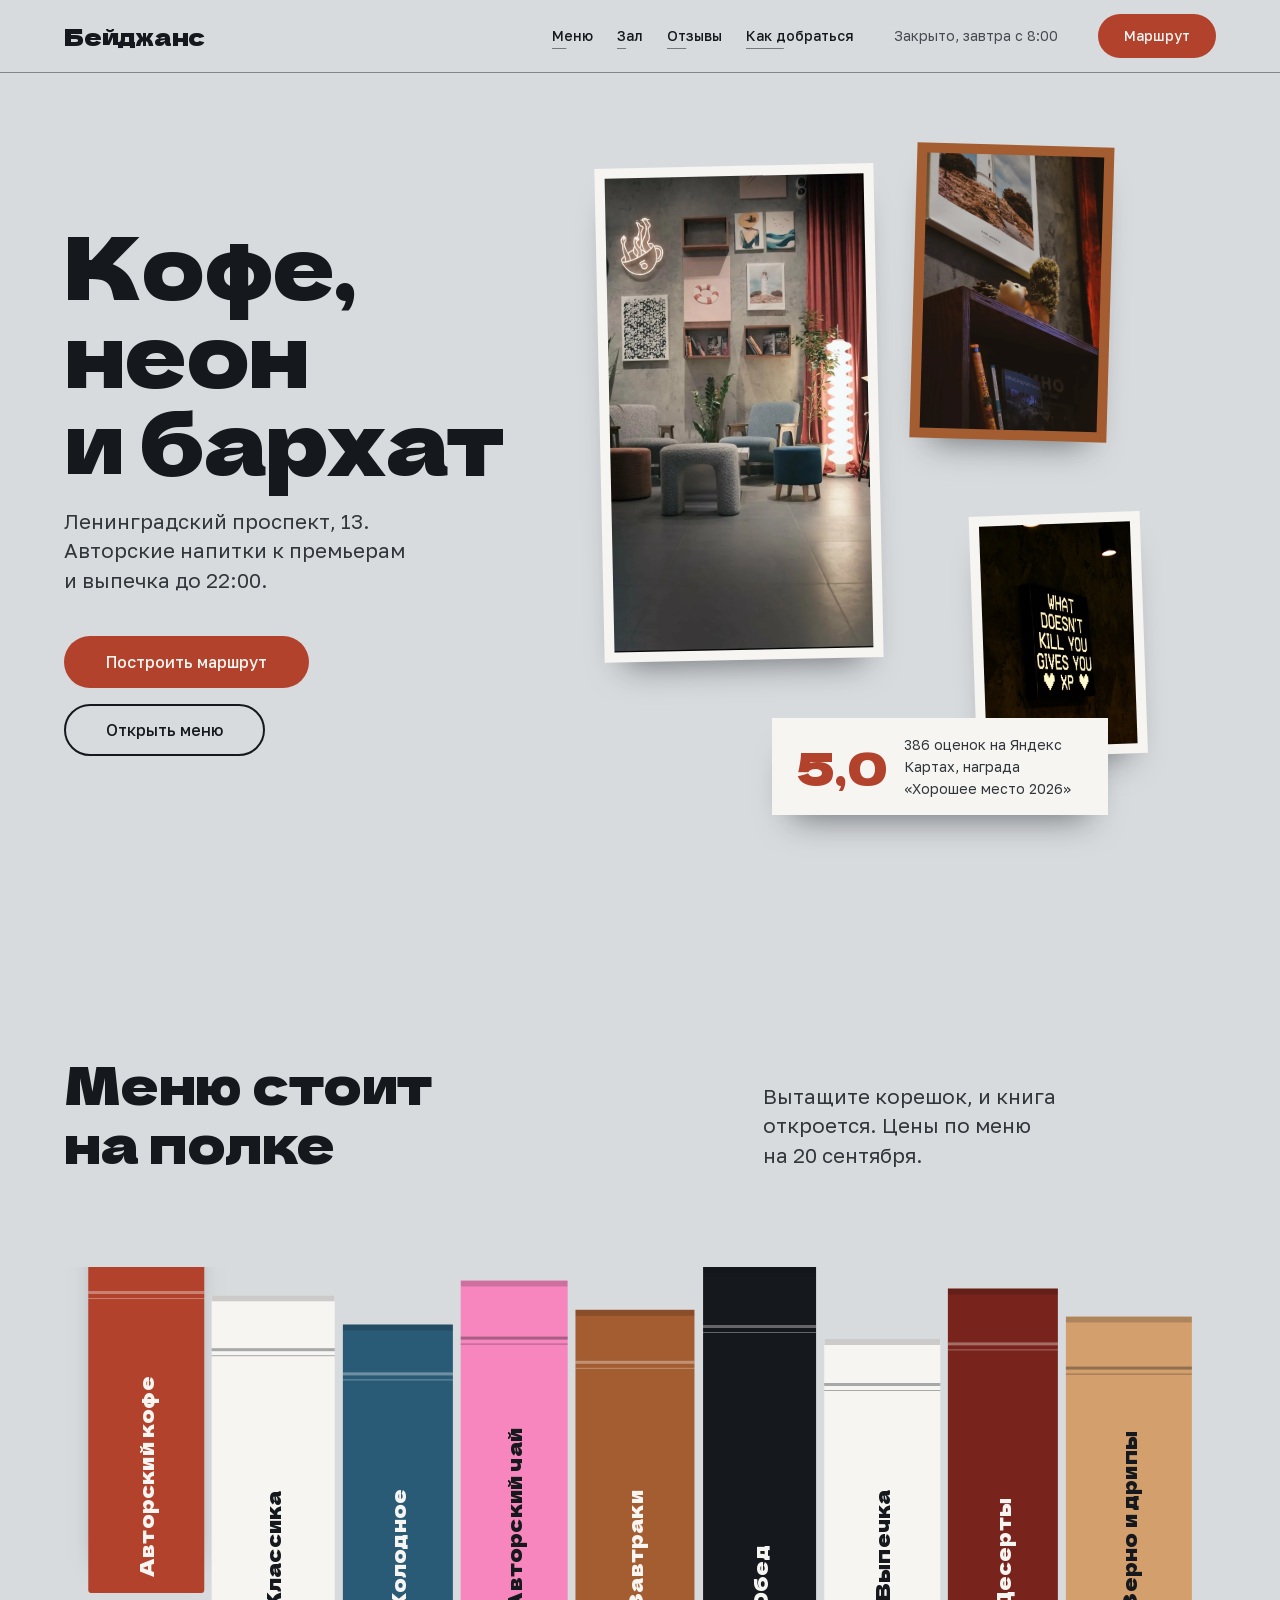
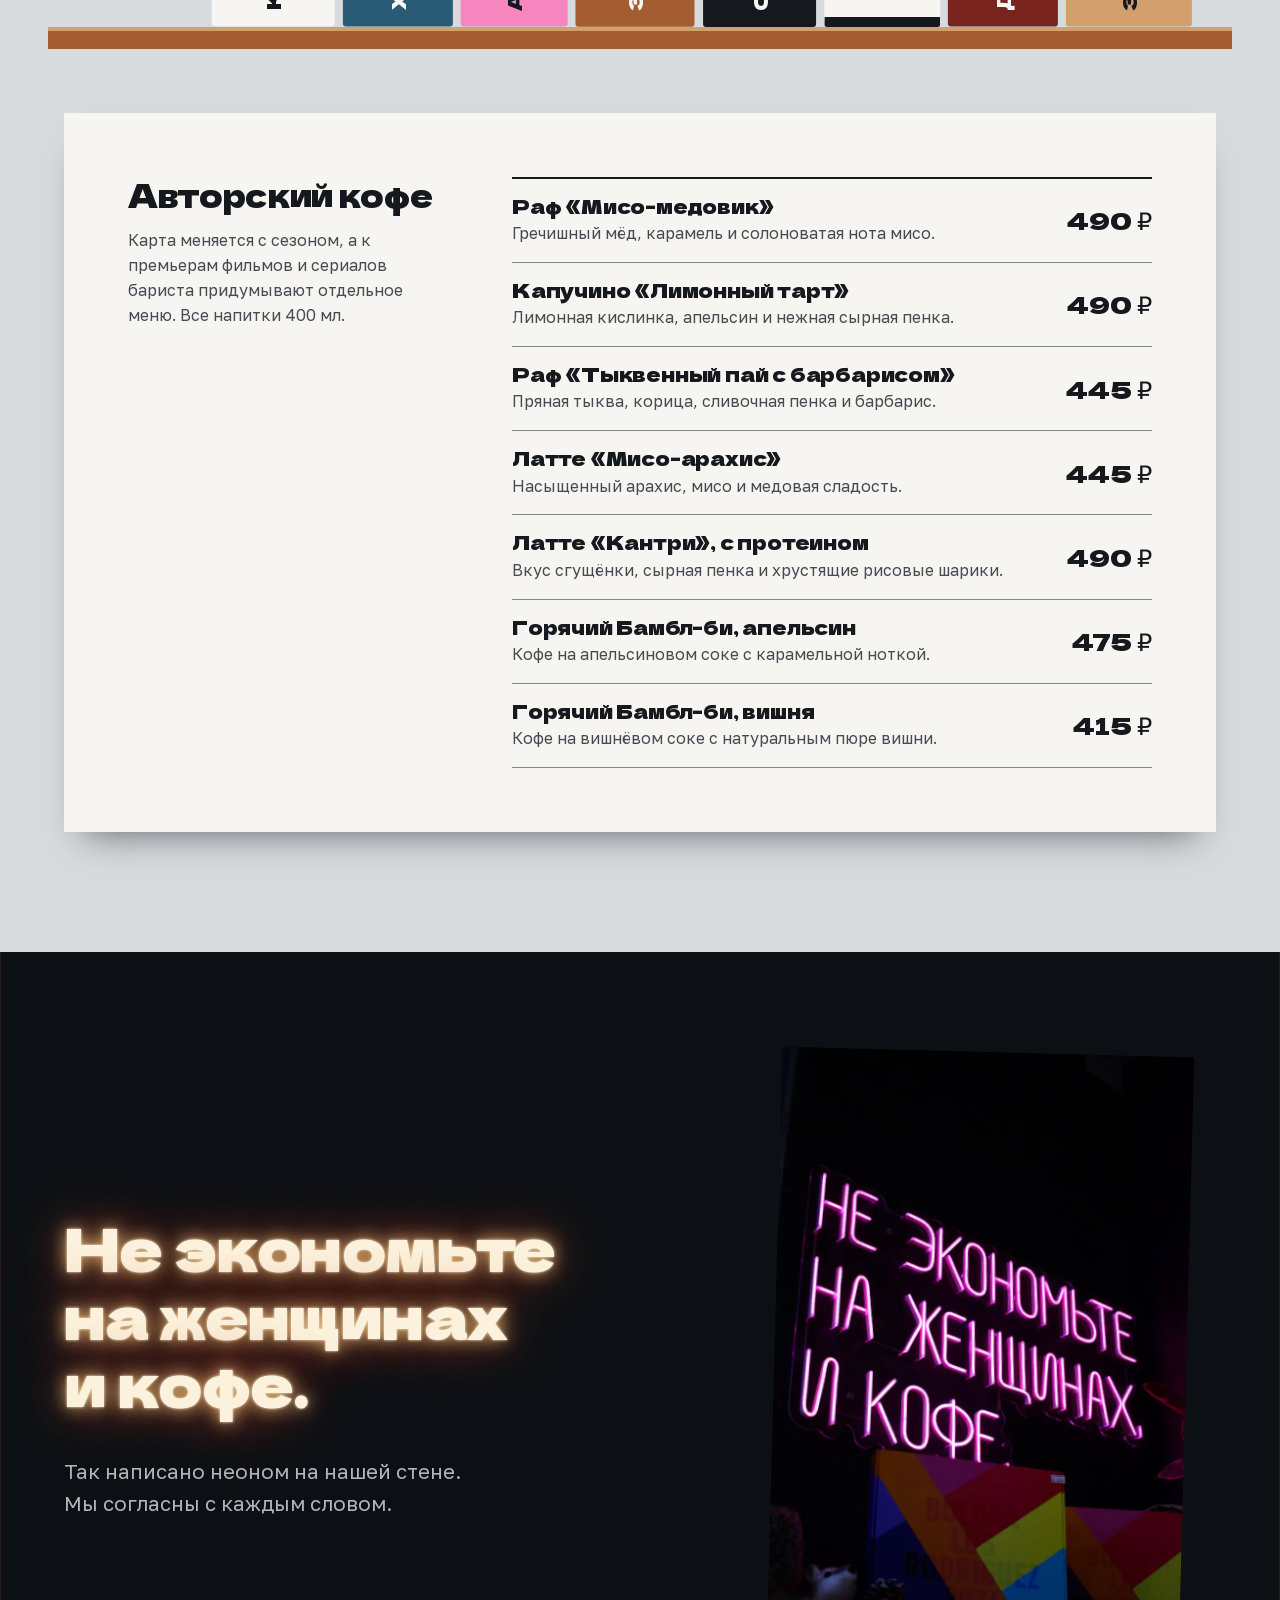
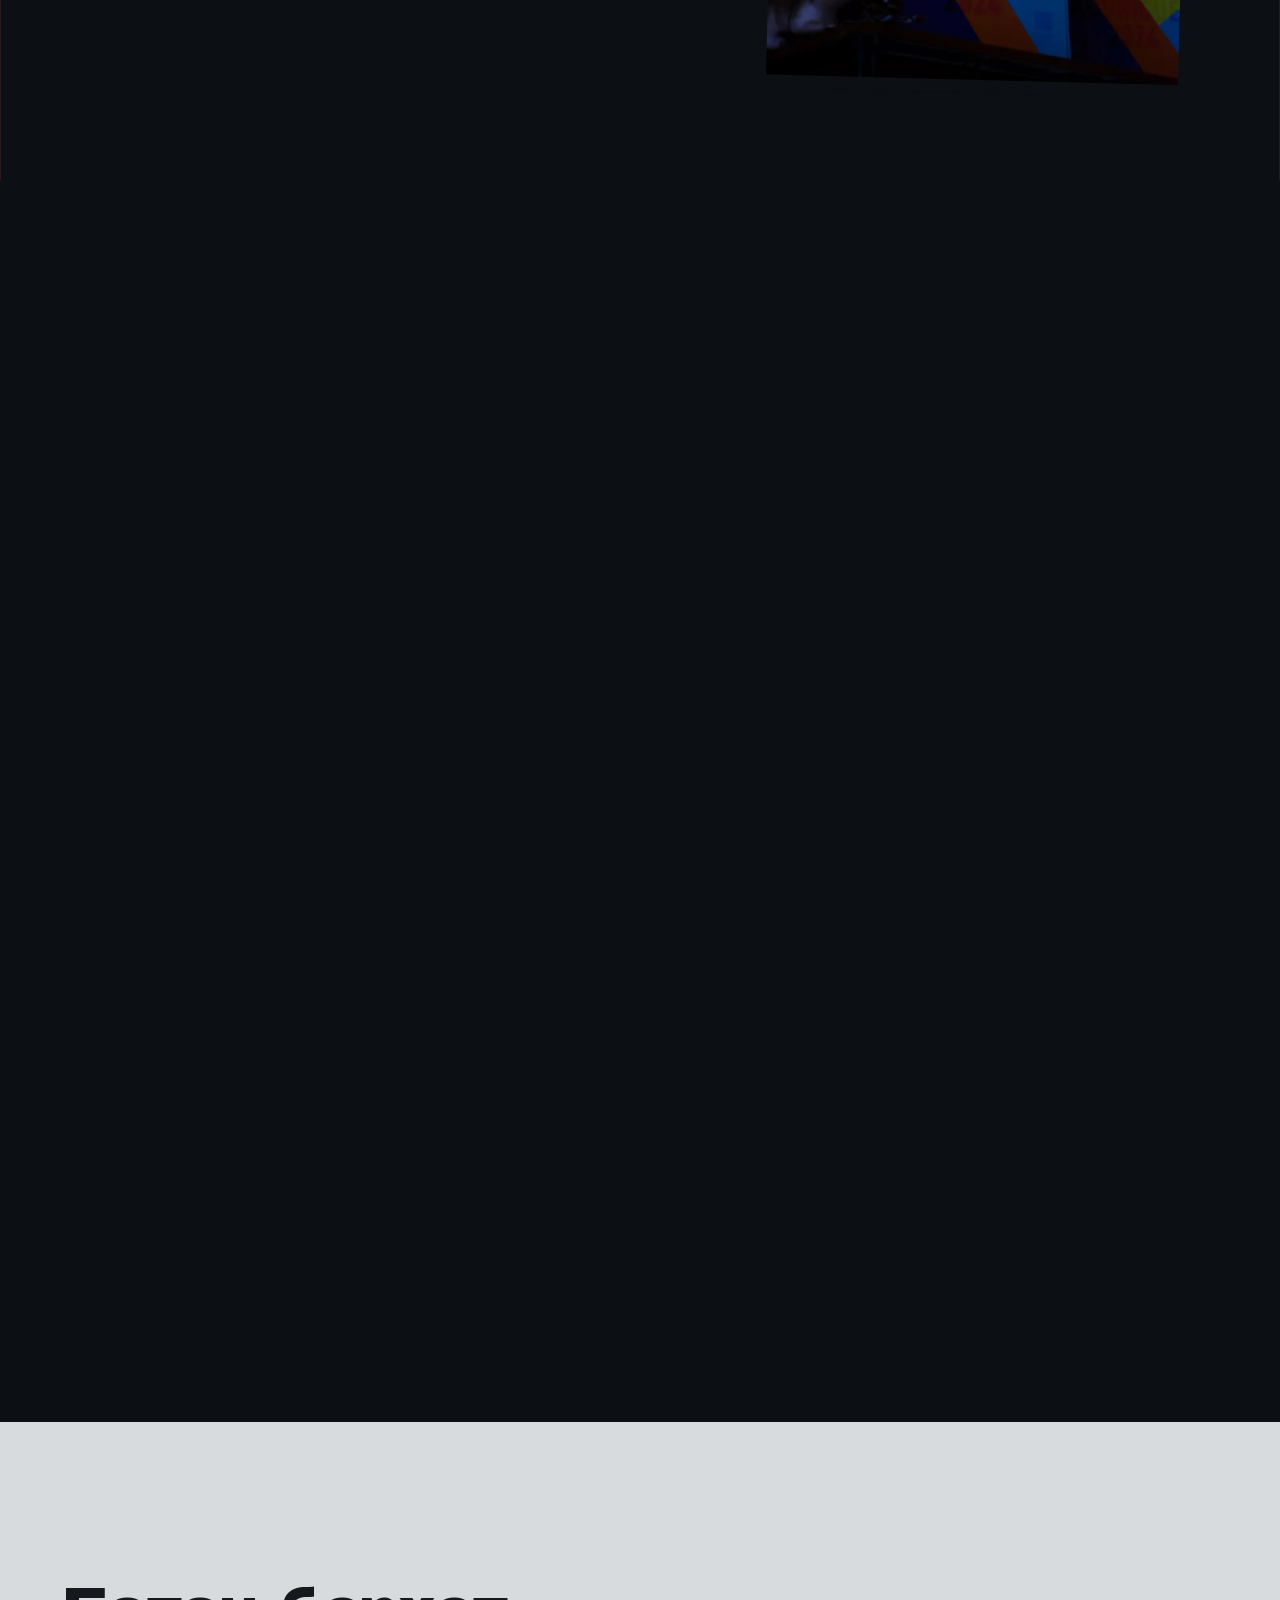
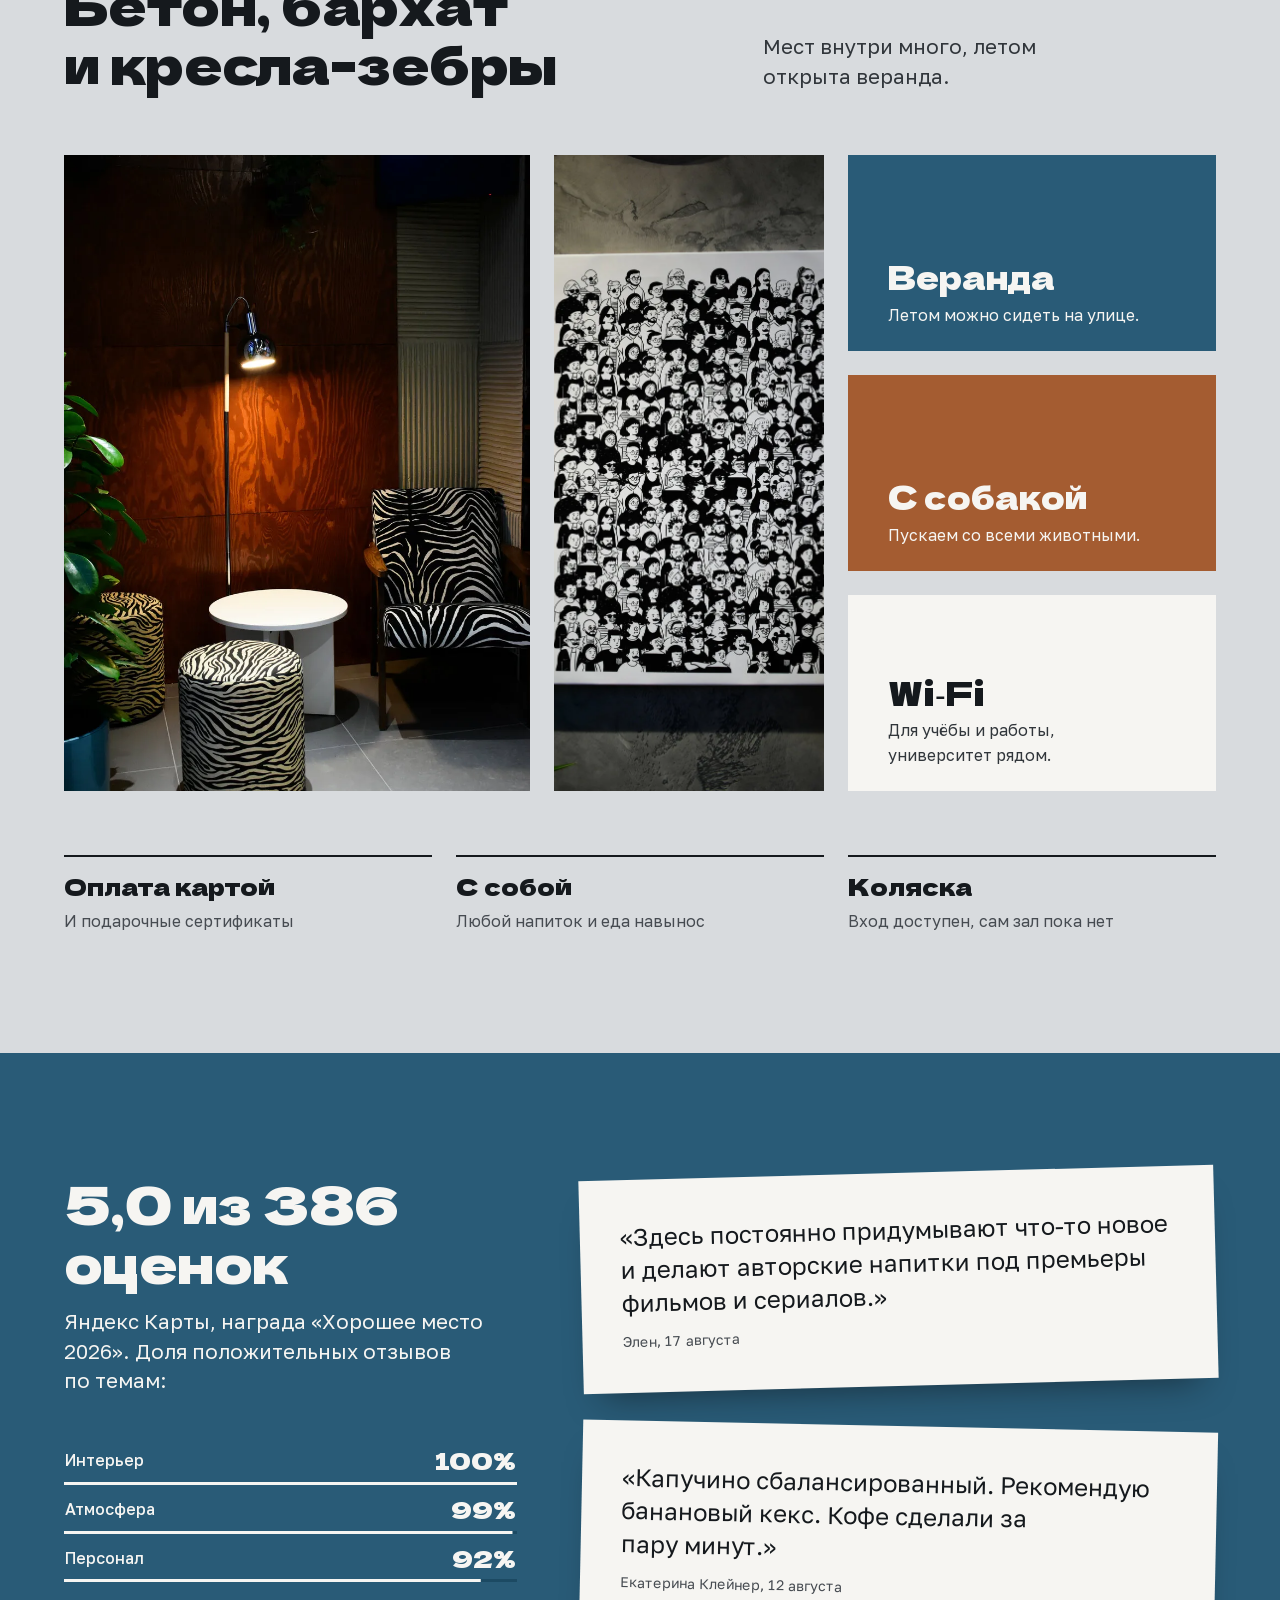
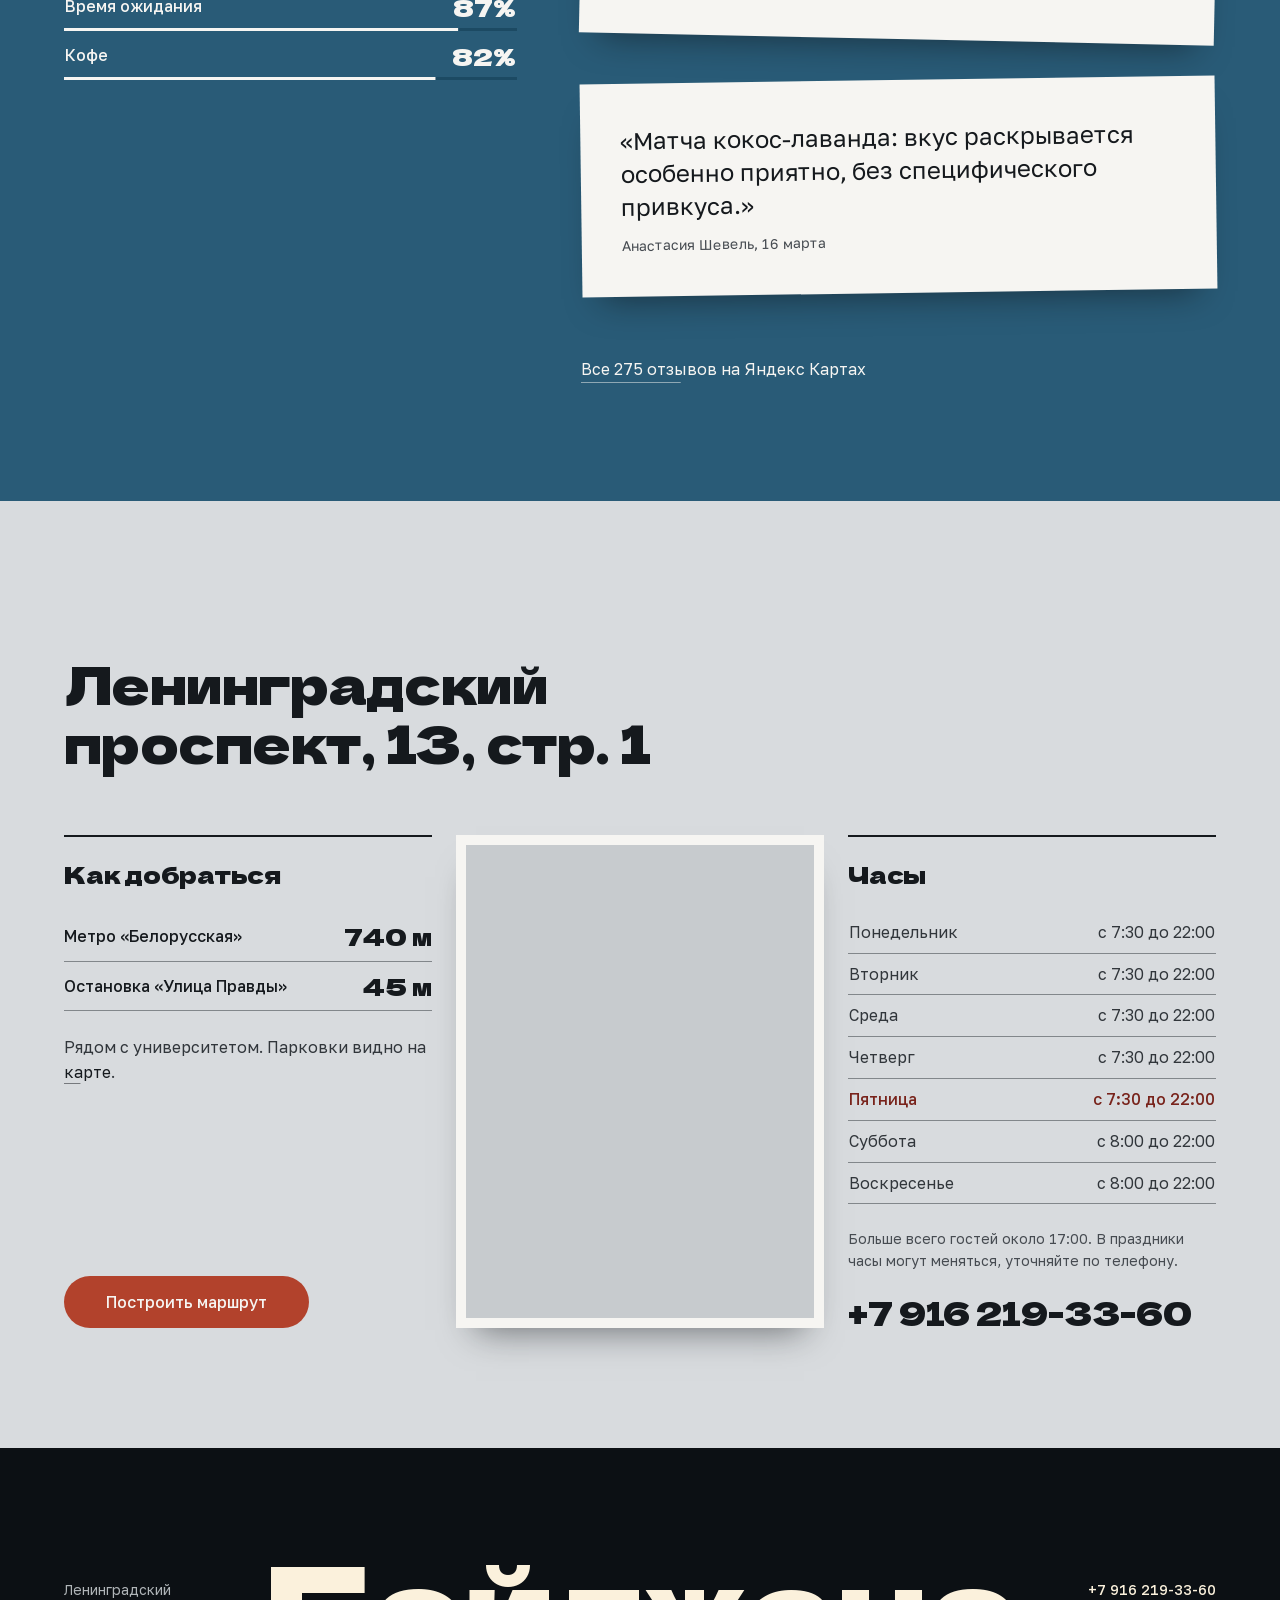
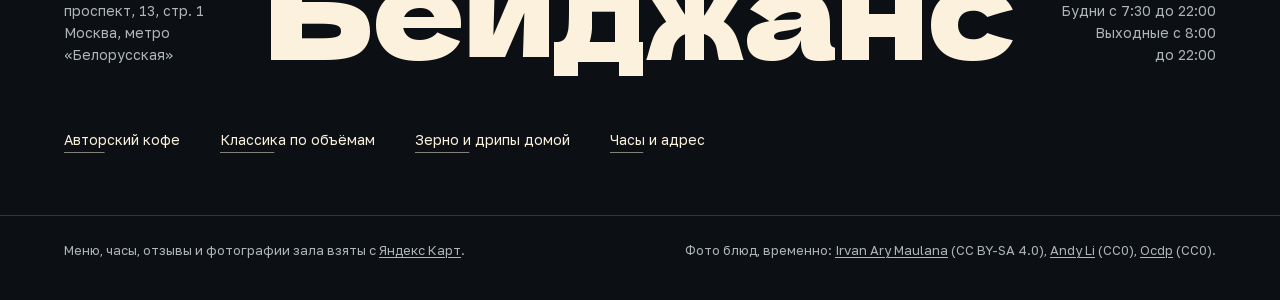
<file: index.html>
<!doctype html>
<html lang="ru">
<head>
  <meta charset="utf-8">
  <meta name="viewport" content="width=device-width, initial-scale=1">
  <title>Бейджанс, кофейня на Ленинградском проспекте, 13</title>
  <meta name="description" content="Кофейня у метро «Белорусская»: бетон, бархат и неон, авторские напитки к премьерам, завтраки с 7:30 и выпечка до 22:00.">
  <meta name="theme-color" content="#dcdee1">
  <meta property="og:title" content="Бейджанс, кофейня на Ленинградском проспекте, 13">
  <meta property="og:description" content="Бетон, бархат и неон. Авторские напитки к премьерам, завтраки с 7:30 и выпечка до 22:00.">
  <meta property="og:type" content="website">
  <meta property="og:locale" content="ru_RU">
  <meta property="og:image" content="https://beydzhans.vercel.app/images/og.jpg">
  <link rel="icon" href="favicon.svg" type="image/svg+xml">
  <link rel="preload" href="fonts/dela-gothic-one-cyrillic.woff2" as="font" type="font/woff2" crossorigin>
  <link rel="preload" href="fonts/golos-text-cyrillic.woff2" as="font" type="font/woff2" crossorigin>
  <link rel="preload" href="images/place/wall.webp" as="image" fetchpriority="high">
  <link rel="stylesheet" href="fonts/fonts.css">
  <link rel="stylesheet" href="styles.css">
  <script type="application/ld+json">
  {
    "@context": "https://schema.org",
    "@type": "CafeOrCoffeeShop",
    "name": "Бейджанс",
    "telephone": "+7 916 219-33-60",
    "address": { "@type": "PostalAddress", "streetAddress": "Ленинградский проспект, 13, стр. 1", "addressLocality": "Москва", "addressCountry": "RU" },
    "geo": { "@type": "GeoCoordinates", "latitude": 55.781039, "longitude": 37.5736 },
    "openingHoursSpecification": [
      { "@type": "OpeningHoursSpecification", "dayOfWeek": ["Monday","Tuesday","Wednesday","Thursday","Friday"], "opens": "07:30", "closes": "22:00" },
      { "@type": "OpeningHoursSpecification", "dayOfWeek": ["Saturday","Sunday"], "opens": "08:00", "closes": "22:00" }
    ],
    "servesCuisine": "Кофе, завтраки, выпечка",
    "priceRange": "₽₽",
    "aggregateRating": { "@type": "AggregateRating", "ratingValue": "5.0", "ratingCount": "386" }
  }
  </script>
  <script>document.documentElement.classList.add('js');</script>
</head>
<body>
  <a class="skip" href="#main">К содержимому</a>

  <header class="nav" id="top" data-nav>
    <div class="container nav__row">
      <a class="wordmark nav__mark" href="#top" aria-label="Бейджанс, наверх">Бейджанс</a>
      <nav class="nav__links" aria-label="Разделы">
        <a class="ulink" href="#menu">Меню</a>
        <a class="ulink" href="#hall">Зал</a>
        <a class="ulink" href="#reviews">Отзывы</a>
        <a class="ulink" href="#visit">Как добраться</a>
      </nav>
      <details class="nav__more">
        <summary>Разделы</summary>
        <nav class="nav__drop" aria-label="Разделы, компактно">
          <a href="#menu">Меню</a>
          <a href="#hall">Зал</a>
          <a href="#reviews">Отзывы</a>
          <a href="#visit">Как добраться</a>
        </nav>
      </details>
      <p class="nav__status" role="status" data-status>Ежедневно до 22:00</p>
      <a class="btn btn--primary btn--small nav__action" href="https://yandex.ru/maps/?rtext=~55.781039%2C37.573600&amp;rtt=pd" target="_blank" rel="noopener"><span>Маршрут</span></a>
    </div>
  </header>

  <main id="main">
    <!-- Hero: the salon wall, hung on load. -->
    <section class="hero" aria-labelledby="hero-title">
      <div class="container hero__grid">
        <div class="hero__text">
          <h1 id="hero-title" class="hero__title"><span class="line" data-rise>Кофе,</span> <span class="line" data-rise>неон</span> <span class="line" data-rise>и&nbsp;бархат</span></h1>
          <p class="lead hero__lead" data-rise>Ленинградский проспект, 13. Авторские напитки к&nbsp;премьерам и&nbsp;выпечка до&nbsp;22:00.</p>
          <div class="hero__actions" data-rise>
            <a class="btn btn--primary" href="https://yandex.ru/maps/?rtext=~55.781039%2C37.573600&amp;rtt=pd" target="_blank" rel="noopener"><span>Построить маршрут</span></a>
            <a class="btn btn--quiet" href="#menu"><span>Открыть меню</span></a>
          </div>
        </div>
        <div class="salon" role="group" aria-label="Стена зала">
          <figure class="frame frame--canvas salon__a" style="--i:0; --rest:-1.2deg">
            <img src="images/place/wall.webp" width="723" height="1280" alt="Стена зала: постеры в рамах, неоновая чашка, кресла, пуфы и терракотовая штора" fetchpriority="high">
          </figure>
          <figure class="frame frame--ply salon__b" style="--i:1; --rest:1.6deg">
            <img src="images/place/bookshelf.webp" width="853" height="1280" alt="Полка из фанеры с книгами, игрушечной белкой и постером маяка" loading="lazy">
          </figure>
          <figure class="frame frame--canvas salon__c" style="--i:2; --rest:-2deg">
            <img src="images/place/xp-sign.webp" width="908" height="1280" alt="Световая табличка What doesn't kill you gives you XP" loading="lazy">
          </figure>
          <p class="salon__label" style="--i:3">
            <span class="salon__score num">5,0</span>
            <span>386 оценок на Яндекс Картах, награда «Хорошее место 2026»</span>
          </p>
        </div>
      </div>
    </section>

    <!-- The menu as the plywood bookshelf from the hall: pull a spine to open it. -->
    <section class="menu" id="menu" aria-labelledby="menu-title">
      <div class="container">
        <div class="menu__head">
          <h2 id="menu-title">Меню стоит на&nbsp;полке</h2>
          <p class="lead">Вытащите корешок, и&nbsp;книга откроется. Цены по&nbsp;меню на&nbsp;20&nbsp;сентября.</p>
        </div>

        <div class="shelf" role="tablist" aria-label="Разделы меню" data-shelf>
          <button type="button" class="spine spine--curtain" role="tab" id="t-signature" aria-controls="signature" aria-selected="true" style="--h:100%; --w:4.2rem">Авторский кофе</button>
          <button type="button" class="spine spine--canvas" role="tab" id="t-classic" aria-controls="classic" aria-selected="false" tabindex="-1" style="--h:92%; --w:4.6rem">Классика</button>
          <button type="button" class="spine spine--pouf" role="tab" id="t-cold" aria-controls="cold" aria-selected="false" tabindex="-1" style="--h:84%; --w:3.8rem">Холодное</button>
          <button type="button" class="spine spine--pink" role="tab" id="t-tea" aria-controls="tea" aria-selected="false" tabindex="-1" style="--h:96%; --w:3.6rem">Авторский чай</button>
          <button type="button" class="spine spine--ply" role="tab" id="t-breakfast" aria-controls="breakfast" aria-selected="false" tabindex="-1" style="--h:88%; --w:4.4rem">Завтраки</button>
          <button type="button" class="spine spine--graphite" role="tab" id="t-lunch" aria-controls="lunch" aria-selected="false" tabindex="-1" style="--h:100%; --w:4rem">Обед</button>
          <button type="button" class="spine spine--zebra" role="tab" id="t-bakery" aria-controls="bakery" aria-selected="false" tabindex="-1" style="--h:80%; --w:4.2rem">Выпечка</button>
          <button type="button" class="spine spine--curtain-dark" role="tab" id="t-dessert" aria-controls="dessert" aria-selected="false" tabindex="-1" style="--h:94%; --w:3.8rem">Десерты</button>
          <button type="button" class="spine spine--ply-light" role="tab" id="t-shelf" aria-controls="shelf" aria-selected="false" tabindex="-1" style="--h:86%; --w:4.8rem">Зерно и дрипы</button>
        </div>
        <div class="plank" aria-hidden="true"></div>

        <div class="book" data-book>
          <section class="page" role="tabpanel" id="signature" aria-labelledby="t-signature" tabindex="0">
            <div class="page__side">
              <h3 class="page__title">Авторский кофе</h3>
              <p>Карта меняется с сезоном, а к премьерам фильмов и сериалов бариста придумывают отдельное меню. Все напитки 400 мл.</p>
            </div>
            <ul class="dishes">
              <li><h4>Раф «Мисо-медовик»</h4><p>Гречишный мёд, карамель и солоноватая нота мисо.</p><span class="price num">490&nbsp;₽</span></li>
              <li><h4>Капучино «Лимонный тарт»</h4><p>Лимонная кислинка, апельсин и нежная сырная пенка.</p><span class="price num">490&nbsp;₽</span></li>
              <li><h4>Раф «Тыквенный пай с барбарисом»</h4><p>Пряная тыква, корица, сливочная пенка и барбарис.</p><span class="price num">445&nbsp;₽</span></li>
              <li><h4>Латте «Мисо-арахис»</h4><p>Насыщенный арахис, мисо и медовая сладость.</p><span class="price num">445&nbsp;₽</span></li>
              <li><h4>Латте «Кантри», с протеином</h4><p>Вкус сгущёнки, сырная пенка и хрустящие рисовые шарики.</p><span class="price num">490&nbsp;₽</span></li>
              <li><h4>Горячий Бамбл-би, апельсин</h4><p>Кофе на апельсиновом соке с карамельной ноткой.</p><span class="price num">475&nbsp;₽</span></li>
              <li><h4>Горячий Бамбл-би, вишня</h4><p>Кофе на вишнёвом соке с натуральным пюре вишни.</p><span class="price num">415&nbsp;₽</span></li>
            </ul>
          </section>

          <section class="page" role="tabpanel" id="classic" aria-labelledby="t-classic" tabindex="0">
            <div class="page__side">
              <h3 class="page__title">Классика в&nbsp;трёх объёмах</h3>
              <p>Фильтр меняется каждую неделю. Альтернативное молоко ALPRO: кокосовое, банановое, миндальное или безлактозное.</p>
              <fieldset class="seg" data-size hidden>
                <legend class="visually-hidden">Объём напитка</legend>
                <input type="radio" name="size" id="size-200" value="0"><label for="size-200">200 мл</label>
                <input type="radio" name="size" id="size-400" value="1" checked><label for="size-400">400 мл</label>
                <input type="radio" name="size" id="size-600" value="2"><label for="size-600">600 мл</label>
              </fieldset>
            </div>
            <table class="sized" data-sized>
              <caption class="visually-hidden">Кофе, чай и какао по объёму</caption>
              <thead><tr><th scope="col">Напиток</th><th scope="col" class="num">200 мл</th><th scope="col" class="num">400 мл</th><th scope="col" class="num">600 мл</th></tr></thead>
              <tbody>
                <tr><th scope="row">Капучино</th><td class="num">235</td><td class="num">335</td><td class="num">445</td></tr>
                <tr><th scope="row">Латте</th><td class="num">235</td><td class="num">335</td><td class="num">445</td></tr>
                <tr><th scope="row">Американо</th><td class="num">235</td><td class="num">335</td><td class="num">445</td></tr>
                <tr><th scope="row">Раф</th><td class="num">255</td><td class="num">355</td><td class="num">465</td></tr>
                <tr><th scope="row">Флэт уайт</th><td class="num">295</td><td class="num">425</td><td class="num"></td></tr>
                <tr><th scope="row">Фильтр</th><td class="num">235</td><td class="num">335</td><td class="num">445</td></tr>
                <tr><th scope="row">Капучино, латте или чёрный айс</th><td class="num"></td><td class="num">335</td><td class="num">445</td></tr>
                <tr><th scope="row">Раф айс</th><td class="num"></td><td class="num">355</td><td class="num">465</td></tr>
                <tr><th scope="row">Матча латте или матча айс</th><td class="num"></td><td class="num">395</td><td class="num">495</td></tr>
                <tr><th scope="row">Ассам, Эрл Грей, Сенча Ганпаудер, жасминовые спирали, каркаде, гречишный</th><td class="num">215</td><td class="num">295</td><td class="num">395</td></tr>
                <tr><th scope="row">Какао</th><td class="num">235</td><td class="num">335</td><td class="num">445</td></tr>
                <tr><th scope="row">Горячий шоколад или кайенский</th><td class="num">345</td><td class="num">495</td><td class="num">625</td></tr>
                <tr><th scope="row">Свежевыжатый сок: апельсин, грейпфрут или микс</th><td class="num">295</td><td class="num">515</td><td class="num">655</td></tr>
                <tr><th scope="row">Альтернативное молоко</th><td class="num">+65</td><td class="num">+95</td><td class="num">+130</td></tr>
              </tbody>
            </table>
          </section>

          <section class="page" role="tabpanel" id="cold" aria-labelledby="t-cold" tabindex="0">
            <div class="page__side">
              <h3 class="page__title">Холодное и&nbsp;особое</h3>
              <p>Один объём. Бамбл-би варят на соке, а воронку на вишнёвом соке.</p>
            </div>
            <ul class="rows">
              <li><span>Эспрессо</span><span class="rows__meta num">36 г</span><span class="num">215&nbsp;₽</span></li>
              <li><span>Вишнёвая воронка, кофе на вишнёвом соке</span><span class="rows__meta num">200 мл</span><span class="num">305&nbsp;₽</span></li>
              <li><span>Мокко</span><span class="rows__meta num">400 мл</span><span class="num">455&nbsp;₽</span></li>
              <li><span>Глясе с ванильным мороженым</span><span class="rows__meta num">400 мл</span><span class="num">455&nbsp;₽</span></li>
              <li><span>Кофе-тоник</span><span class="rows__meta num">400 мл</span><span class="num">415&nbsp;₽</span></li>
              <li><span>Айс Бамбл-би вишня</span><span class="rows__meta num">400 мл</span><span class="num">415&nbsp;₽</span></li>
              <li><span>Айс Бамбл-би апельсин</span><span class="rows__meta num">400 мл</span><span class="num">475&nbsp;₽</span></li>
              <li><span>Айс Бамбл-би грейпфрут</span><span class="rows__meta num">400 мл</span><span class="num">615&nbsp;₽</span></li>
              <li><span>«До мурашек», матча-мусс на жасминовом чае со смородиной</span><span class="rows__meta num">400 мл</span><span class="num">445&nbsp;₽</span></li>
              <li><span>Смузи манго-маракуйя</span><span class="rows__meta num">400 мл</span><span class="num">445&nbsp;₽</span></li>
              <li><span>Лимонад цитрусовый</span><span class="rows__meta num">400 мл</span><span class="num">395&nbsp;₽</span></li>
            </ul>
          </section>

          <section class="page" role="tabpanel" id="tea" aria-labelledby="t-tea" tabindex="0">
            <div class="page__side">
              <h3 class="page__title">Авторский чай</h3>
              <p>400 мл, под фруктовыми и сырными пенками.</p>
              <figure class="page__photo" data-slot="tea" data-alt="Матча латте или чай «Осенний лес» в стакане Бейджанса на бетонной стойке">
                <img src="images/matcha-1280.webp" width="1280" height="720" alt="Матча латте с латте-артом в чёрной чашке" loading="lazy">
              </figure>
            </div>
            <ul class="dishes">
              <li><h4>Ходзича латте «Медово-ореховый тарт»</h4><p>Ореховые ноты, мёд, карамель и сырная пенка.</p><span class="price num">490&nbsp;₽</span></li>
              <li><h4>«Осенний лес»</h4><p>Брусника, яблоко и мёд под яблочной пенкой.</p><span class="price num">395&nbsp;₽</span></li>
              <li><h4>«Яблочная шарлотка»</h4><p>Чёрный чай со вкусом печёного яблока и карамели.</p><span class="price num">395&nbsp;₽</span></li>
              <li><h4>«Пряный грейпфрут»</h4><p>Грейпфрут, мёд и имбирь.</p><span class="price num">395&nbsp;₽</span></li>
              <li><h4>«Малина-тайга»</h4><p>Ягодный чай с оттенком таёжных трав.</p><span class="price num">395&nbsp;₽</span></li>
              <li><h4>Облепиховый</h4><p>На облепиховом пюре.</p><span class="price num">395&nbsp;₽</span></li>
            </ul>
          </section>

          <section class="page" role="tabpanel" id="breakfast" aria-labelledby="t-breakfast" tabindex="0">
            <div class="page__side">
              <h3 class="page__title">Завтраки с&nbsp;7:30</h3>
              <p>По выходным открываемся в 8:00.</p>
            </div>
            <ul class="rows">
              <li><span>Ванильные сырники, сметана и малина</span><span class="rows__meta num">175 г</span><span class="num">325&nbsp;₽</span></li>
              <li><span>Творожная запеканка со сметаной и малиной</span><span class="rows__meta num">230 г</span><span class="num">325&nbsp;₽</span></li>
              <li><span>Омлет с ветчиной и сыром</span><span class="rows__meta num">200 г</span><span class="num">350&nbsp;₽</span></li>
              <li><span>Рисовая каша на кокосовом молоке</span><span class="rows__meta num">285 г</span><span class="num">289&nbsp;₽</span></li>
              <li><span>Овсяная каша на молоке</span><span class="rows__meta num">285 г</span><span class="num">240&nbsp;₽</span></li>
              <li><span>Блины с творогом и бананом</span><span class="rows__meta num">215 г</span><span class="num">415&nbsp;₽</span></li>
              <li><span>Блины с мясом</span><span class="rows__meta num">210 г</span><span class="num">460&nbsp;₽</span></li>
              <li><span>Брекфаст ролл с омлетом, ветчиной и двумя сырами</span><span class="rows__meta num">185 г</span><span class="num">385&nbsp;₽</span></li>
            </ul>
          </section>

          <section class="page" role="tabpanel" id="lunch" aria-labelledby="t-lunch" tabindex="0">
            <div class="page__side">
              <h3 class="page__title">Обед</h3>
              <p>Горячее, сэндвичи на бриоши и салаты. Всё можно забрать с собой.</p>
            </div>
            <ul class="rows">
              <li><span>Шницель с пюре из батата</span><span class="rows__meta num">260 г</span><span class="num">495&nbsp;₽</span></li>
              <li><span>Бифштекс с брусничным соусом и картофельным пюре</span><span class="rows__meta num">270 г</span><span class="num">495&nbsp;₽</span></li>
              <li><span>Шашлык из бедра с печёным картофелем</span><span class="rows__meta num">270 г</span><span class="num">495&nbsp;₽</span></li>
              <li><span>Лапша пад тай с креветками</span><span class="rows__meta num">290 г</span><span class="num">525&nbsp;₽</span></li>
              <li><span>Суп куриный</span><span class="rows__meta num">270 г</span><span class="num">300&nbsp;₽</span></li>
              <li><span>Поке с лососем, эдамаме и редисом</span><span class="rows__meta num">345 г</span><span class="num">525&nbsp;₽</span></li>
              <li><span>Салат «Цезарь»</span><span class="rows__meta num">250 г</span><span class="num">495&nbsp;₽</span></li>
              <li><span>Бриошь «Крок-месье»</span><span class="rows__meta num">240 г</span><span class="num">495&nbsp;₽</span></li>
              <li><span>Бриошь «Месье-пеперони»</span><span class="rows__meta num">235 г</span><span class="num">495&nbsp;₽</span></li>
              <li><span>Гриль-чиз «Цезарь»</span><span class="rows__meta num">190 г</span><span class="num">450&nbsp;₽</span></li>
              <li><span>Гриль-чиз с тунцом и луком конфи</span><span class="rows__meta num">180 г</span><span class="num">450&nbsp;₽</span></li>
            </ul>
          </section>

          <section class="page" role="tabpanel" id="bakery" aria-labelledby="t-bakery" tabindex="0">
            <div class="page__side">
              <h3 class="page__title">Выпечка</h3>
              <p>После 17:00 на выпечку скидка, а витрина такая же свежая.</p>
              <figure class="page__photo" data-slot="bakery" data-alt="Круассаны и банановый кекс на витрине Бейджанса">
                <img src="images/croissant-1280.webp" width="1280" height="964" alt="Миндальный круассан в сахарной пудре" loading="lazy">
              </figure>
            </div>
            <ul class="rows">
              <li><span>Круассан классический</span><span class="rows__meta num">80 г</span><span class="num">245&nbsp;₽</span></li>
              <li><span>Круассан с арахисом</span><span class="rows__meta num">115 г</span><span class="num">335&nbsp;₽</span></li>
              <li><span>Круассан миндальный</span><span class="rows__meta num">150 г</span><span class="num">335&nbsp;₽</span></li>
              <li><span>Круассан с нутеллой</span><span class="rows__meta num">100 г</span><span class="num">355&nbsp;₽</span></li>
              <li><span>Круассан с чёрной смородиной</span><span class="rows__meta num">100 г</span><span class="num">365&nbsp;₽</span></li>
              <li><span>Круассан с маком</span><span class="rows__meta num">120 г</span><span class="num">365&nbsp;₽</span></li>
              <li><span>Круассан с сыром</span><span class="rows__meta num">90 г</span><span class="num">365&nbsp;₽</span></li>
              <li><span>Кекс банановый с грецким орехом</span><span class="rows__meta num">100 г</span><span class="num">225&nbsp;₽</span></li>
              <li><span>Кекс лимонный с меренгой</span><span class="rows__meta num">100 г</span><span class="num">225&nbsp;₽</span></li>
              <li><span>Трубочка со сгущёнкой</span><span class="rows__meta num">100 г</span><span class="num">245&nbsp;₽</span></li>
              <li><span>Кейк-попс в кокосовой стружке</span><span class="rows__meta num">50 г</span><span class="num">220&nbsp;₽</span></li>
            </ul>
          </section>

          <section class="page" role="tabpanel" id="dessert" aria-labelledby="t-dessert" tabindex="0">
            <div class="page__side">
              <h3 class="page__title">Десерты</h3>
              <p>Гости в отзывах отдельно хвалят карамельно-яблочный пирог и банановый тортик.</p>
              <figure class="page__photo" data-slot="dessert" data-alt="Вишнёвый пирог и чизкейк «Нью-Йорк» на тарелке, вечерний свет, бетонная стена">
                <img src="images/castella-1280.webp" width="1280" height="850" alt="Кусочки бисквита и стакан чая на тёмном столе" loading="lazy">
              </figure>
            </div>
            <ul class="rows">
              <li><span>Вишнёвый пирог с франжипаном</span><span class="rows__meta num">165 г</span><span class="num">425&nbsp;₽</span></li>
              <li><span>Торт карамельно-ореховый</span><span class="rows__meta num">150 г</span><span class="num">425&nbsp;₽</span></li>
              <li><span>Чизкейк «Нью-Йорк»</span><span class="rows__meta num">125 г</span><span class="num">395&nbsp;₽</span></li>
              <li><span>Чизкейк «Брауни с карамелью»</span><span class="rows__meta num">150 г</span><span class="num">395&nbsp;₽</span></li>
              <li><span>Торт «Рикотта-груша»</span><span class="rows__meta num">125 г</span><span class="num">395&nbsp;₽</span></li>
              <li><span>Фермерский пирог с грушей</span><span class="rows__meta num">133 г</span><span class="num">395&nbsp;₽</span></li>
              <li><span>Торт «Молочная девочка»</span><span class="rows__meta num">155 г</span><span class="num">345&nbsp;₽</span></li>
              <li><span>Пудинг банановый с печеньем</span><span class="rows__meta num">150 г</span><span class="num">350&nbsp;₽</span></li>
              <li><span>Парфе манго-маракуйя с мюсли</span><span class="rows__meta num">280 г</span><span class="num">350&nbsp;₽</span></li>
              <li><span>Куб апельсиновый</span><span class="rows__meta num">80 г</span><span class="num">275&nbsp;₽</span></li>
              <li><span>Печенье мисо и белый шоколад</span><span class="rows__meta num">65 г</span><span class="num">225&nbsp;₽</span></li>
            </ul>
          </section>

          <section class="page page--offer" role="tabpanel" id="shelf" aria-labelledby="t-shelf" tabindex="0">
            <figure class="page__photo page__photo--tall">
              <img src="images/place/coffee-shelf.webp" width="853" height="1280" alt="Пачки кофе и дрипов на полках из фанеры в зале" loading="lazy">
            </figure>
            <div class="offer">
              <h3 class="page__title">Вкус Бейджанса домой</h3>
              <p class="offer__price num">550&nbsp;₽</p>
              <p class="offer__what">Дрипы «Бейджанс», 6&nbsp;штук. Открыть, пролить горячей водой, готово.</p>
              <ul class="rows">
                <li><span>Дрип «Бейджанс», 1 штука</span><span class="rows__meta"></span><span class="num">99&nbsp;₽</span></li>
                <li><span>Зерно «Ром», выдержано в бочках из-под рома. Колумбия Кастильо, арабика, средняя обжарка</span><span class="rows__meta num">100 г</span><span class="num">799&nbsp;₽</span></li>
              </ul>
              <p class="note">На полке ещё мерч и подарочные сертификаты. Всё продаётся на кассе.</p>
            </div>
          </section>
        </div>
      </div>
    </section>

    <!-- The curtain parts as you scroll and the neon comes on. -->
    <section class="stage" id="room" aria-labelledby="room-title" data-stage>
      <div class="stage__pin">
        <div class="container stage__grid">
          <div class="stage__text">
            <h2 id="room-title" class="visually-hidden">Неон в зале</h2>
            <p class="neon" data-neon>Не экономьте<br>на женщинах<br>и кофе.</p>
            <p class="stage__line">Так написано неоном на нашей стене. Мы согласны с каждым словом.</p>
          </div>
          <figure class="frame frame--night stage__photo">
            <img src="images/place/neon-sign.webp" width="853" height="1280" alt="Розовая неоновая надпись «Не экономьте на женщинах и кофе» на тёмной стене" loading="lazy">
          </figure>
        </div>
        <div class="curtain curtain--l" aria-hidden="true" data-curtain="l"></div>
        <div class="curtain curtain--r" aria-hidden="true" data-curtain="r"></div>
      </div>
    </section>

    <!-- The hall: the room's own photographs and what it offers. -->
    <section class="hall" id="hall" aria-labelledby="hall-title">
      <div class="container">
        <div class="hall__head">
          <h2 id="hall-title">Бетон, бархат и&nbsp;кресла-зебры</h2>
          <p class="lead">Мест внутри много, летом открыта веранда.</p>
        </div>
        <div class="bento" data-reveal>
          <figure class="tile tile--photo tile--zebra">
            <img src="images/place/zebra.webp" width="853" height="1280" alt="Угол с креслом и пуфами в зебровом принте, фанерная стена и лампа" loading="lazy">
            <figcaption>Угол с зебрами и&nbsp;лампой</figcaption>
          </figure>
          <figure class="tile tile--photo tile--poster">
            <img src="images/place/faces-poster.webp" width="853" height="1280" alt="Графичный постер со множеством лиц на бетонной стене" loading="lazy">
            <figcaption>Постер на бетоне</figcaption>
          </figure>
          <div class="tile tile--pouf"><p class="tile__big">Веранда</p><p>Летом можно сидеть на улице.</p></div>
          <div class="tile tile--ply"><p class="tile__big">С&nbsp;собакой</p><p>Пускаем со всеми животными.</p></div>
          <div class="tile tile--paper"><p class="tile__big">Wi&#8209;Fi</p><p>Для учёбы и работы, университет рядом.</p></div>
        </div>
        <dl class="facts" data-reveal>
          <div><dt>Оплата картой</dt><dd>И подарочные сертификаты</dd></div>
          <div><dt>С собой</dt><dd>Любой напиток и еда навынос</dd></div>
          <div><dt>Коляска</dt><dd>Вход доступен, сам зал пока нет</dd></div>
        </dl>
      </div>
    </section>

    <!-- Proof on the pouf-blue band: the rating, and three notes pinned to the wall. -->
    <section class="reviews" id="reviews" aria-labelledby="reviews-title">
      <div class="container reviews__grid">
        <div class="reviews__head">
          <h2 id="reviews-title"><span class="num">5,0</span> из&nbsp;386 оценок</h2>
          <p class="lead">Яндекс Карты, награда «Хорошее место 2026». Доля положительных отзывов по темам:</p>
          <table class="scores">
            <caption class="visually-hidden">Доля положительных отзывов по темам</caption>
            <tbody>
              <tr style="--v:100"><th scope="row">Интерьер</th><td class="num">100%</td></tr>
              <tr style="--v:99"><th scope="row">Атмосфера</th><td class="num">99%</td></tr>
              <tr style="--v:92"><th scope="row">Персонал</th><td class="num">92%</td></tr>
              <tr style="--v:87"><th scope="row">Время ожидания</th><td class="num">87%</td></tr>
              <tr style="--v:82"><th scope="row">Кофе</th><td class="num">82%</td></tr>
            </tbody>
          </table>
        </div>
        <ul class="notes" data-reveal>
          <li style="--rest:-1.5deg">
            <blockquote><p>Здесь постоянно придумывают что-то новое и делают авторские напитки под премьеры фильмов и сериалов.</p></blockquote>
            <p class="notes__by">Элен, 17 августа</p>
          </li>
          <li style="--rest:1.2deg">
            <blockquote><p>Капучино сбалансированный. Рекомендую банановый кекс. Кофе сделали за пару минут.</p></blockquote>
            <p class="notes__by">Екатерина Клейнер, 12 августа</p>
          </li>
          <li style="--rest:-0.8deg">
            <blockquote><p>Матча кокос-лаванда: вкус раскрывается особенно приятно, без специфического привкуса.</p></blockquote>
            <p class="notes__by">Анастасия Шевель, 16 марта</p>
          </li>
        </ul>
        <a class="ulink reviews__more" href="https://yandex.ru/maps/org/beydzhans/5156085389/reviews/" target="_blank" rel="noopener">Все 275 отзывов на Яндекс Картах</a>
      </div>
    </section>

    <!-- Visit: where, the map, when. -->
    <section class="visit" id="visit" aria-labelledby="visit-title">
      <div class="container">
        <h2 id="visit-title">Ленинградский проспект, 13, стр.&nbsp;1</h2>
        <div class="visit__grid" data-reveal>
          <div class="panel">
            <h3>Как добраться</h3>
            <dl class="ways">
              <div><dt>Метро «Белорусская»</dt><dd class="num">740 м</dd></div>
              <div><dt>Остановка «Улица Правды»</dt><dd class="num">45 м</dd></div>
            </dl>
            <p>Рядом с университетом. Парковки видно на <a class="ulink" href="https://yandex.ru/maps/org/beydzhans/5156085389/" target="_blank" rel="noopener">карте</a>.</p>
            <a class="btn btn--primary" href="https://yandex.ru/maps/?rtext=~55.781039%2C37.573600&amp;rtt=pd" target="_blank" rel="noopener"><span>Построить маршрут</span></a>
          </div>
          <div class="panel panel--map">
            <iframe title="Бейджанс на Яндекс Картах" tabindex="-1" src="https://yandex.ru/map-widget/v1/?ll=37.573600%2C55.781039&amp;mode=search&amp;oid=5156085389&amp;ol=biz&amp;z=16" loading="lazy" allowfullscreen referrerpolicy="no-referrer-when-downgrade"></iframe>
          </div>
          <div class="panel">
            <h3>Часы</h3>
            <table class="hours" data-hours>
              <caption class="visually-hidden">Часы работы</caption>
              <tbody>
                <tr data-day="1"><th scope="row">Понедельник</th><td class="num">с 7:30 до 22:00</td></tr>
                <tr data-day="2"><th scope="row">Вторник</th><td class="num">с 7:30 до 22:00</td></tr>
                <tr data-day="3"><th scope="row">Среда</th><td class="num">с 7:30 до 22:00</td></tr>
                <tr data-day="4"><th scope="row">Четверг</th><td class="num">с 7:30 до 22:00</td></tr>
                <tr data-day="5"><th scope="row">Пятница</th><td class="num">с 7:30 до 22:00</td></tr>
                <tr data-day="6"><th scope="row">Суббота</th><td class="num">с 8:00 до 22:00</td></tr>
                <tr data-day="0"><th scope="row">Воскресенье</th><td class="num">с 8:00 до 22:00</td></tr>
              </tbody>
            </table>
            <p class="note">Больше всего гостей около 17:00. В праздники часы могут меняться, уточняйте по телефону.</p>
            <a class="phone num" href="tel:+79162193360">+7 916 219-33-60</a>
          </div>
        </div>
      </div>
    </section>
  </main>

  <footer class="footer">
    <div class="container footer__grid">
      <p class="footer__col">Ленинградский проспект, 13, стр. 1<br>Москва, метро «Белорусская»</p>
      <p class="wordmark footer__mark" aria-hidden="true">Бейджанс</p>
      <p class="footer__col footer__col--end"><a href="tel:+79162193360" class="num">+7 916 219-33-60</a><br>Будни с 7:30 до 22:00<br>Выходные с 8:00 до 22:00</p>
    </div>
    <nav class="container footer__nav" aria-label="Быстрые ссылки">
      <a class="ulink" href="#signature">Авторский кофе</a>
      <a class="ulink" href="#classic">Классика по объёмам</a>
      <a class="ulink" href="#shelf">Зерно и дрипы домой</a>
      <a class="ulink" href="#visit">Часы и адрес</a>
    </nav>
    <div class="container footer__legal">
      <p>Меню, часы, отзывы и фотографии зала взяты с <a href="https://yandex.ru/maps/org/beydzhans/5156085389/" target="_blank" rel="noopener">Яндекс Карт</a>.</p>
      <p data-credits>Фото блюд, временно: <a href="https://commons.wikimedia.org/wiki/File:Matcha_tea_latte_with_rosetta_latte_art.jpg">Irvan Ary Maulana</a> (CC BY-SA 4.0), <a href="https://commons.wikimedia.org/wiki/File:Almond_croissant_-_Workshop_Coffee_Lab_2025-06-27.jpg">Andy Li</a> (CC0), <a href="https://commons.wikimedia.org/wiki/File:Castella_002.jpg">Ocdp</a> (CC0).</p>
    </div>
  </footer>

  <script src="app.js" defer></script>
  <script>window.hallmarkSlots = (m) => { for (const [k, v] of Object.entries(m)) { const s = document.querySelector(`[data-slot="${k}"]`); if (!s) continue; const im = new Image(); im.src = typeof v === 'string' ? v : v.src; im.alt = (typeof v === 'object' && v.alt) || s.dataset.alt || ''; s.querySelectorAll(':scope > img').forEach((o) => o.remove()); s.prepend(im); } };
  document.querySelectorAll('[data-slot] img').forEach((i) => { if (i.complete && !i.naturalWidth) i.remove(); else i.addEventListener('error', () => i.remove(), { once: true }); });</script>
</body>
</html>
</file>
<file: fonts/fonts.css>
/* cyrillic */
@font-face {
  font-family: 'Golos Text';
  font-style: normal;
  font-weight: 400;
  font-display: swap;
  src: url("golos-text-cyrillic.woff2") format('woff2');
  unicode-range: U+0301, U+0400-045F, U+0490-0491, U+04B0-04B1, U+2116;
}
/* latin */
@font-face {
  font-family: 'Golos Text';
  font-style: normal;
  font-weight: 400;
  font-display: swap;
  src: url("golos-text-latin.woff2") format('woff2');
  unicode-range: U+0000-00FF, U+0131, U+0152-0153, U+02BB-02BC, U+02C6, U+02DA, U+02DC, U+0304, U+0308, U+0329, U+2000-206F, U+20AC, U+2122, U+2191, U+2193, U+2212, U+2215, U+FEFF, U+FFFD;
}
/* cyrillic */
@font-face {
  font-family: 'Golos Text';
  font-style: normal;
  font-weight: 500;
  font-display: swap;
  src: url("golos-text-cyrillic.woff2") format('woff2');
  unicode-range: U+0301, U+0400-045F, U+0490-0491, U+04B0-04B1, U+2116;
}
/* latin */
@font-face {
  font-family: 'Golos Text';
  font-style: normal;
  font-weight: 500;
  font-display: swap;
  src: url("golos-text-latin.woff2") format('woff2');
  unicode-range: U+0000-00FF, U+0131, U+0152-0153, U+02BB-02BC, U+02C6, U+02DA, U+02DC, U+0304, U+0308, U+0329, U+2000-206F, U+20AC, U+2122, U+2191, U+2193, U+2212, U+2215, U+FEFF, U+FFFD;
}
/* cyrillic */
@font-face {
  font-family: 'Dela Gothic One';
  font-style: normal;
  font-weight: 400;
  font-display: swap;
  src: url("dela-gothic-one-cyrillic.woff2") format('woff2');
  unicode-range: U+0301, U+0400-045F, U+0490-0491, U+04B0-04B1, U+2116;
}
/* latin */
@font-face {
  font-family: 'Dela Gothic One';
  font-style: normal;
  font-weight: 400;
  font-display: swap;
  src: url("dela-gothic-one-latin.woff2") format('woff2');
  unicode-range: U+0000-00FF, U+0131, U+0152-0153, U+02BB-02BC, U+02C6, U+02DA, U+02DC, U+0304, U+0308, U+0329, U+2000-206F, U+20AC, U+2122, U+2191, U+2193, U+2212, U+2215, U+FEFF, U+FFFD;
}
/* cyrillic */
@font-face {
  font-family: 'Pixelify Sans';
  font-style: normal;
  font-weight: 500;
  font-display: swap;
  src: url("pixelify-sans-cyrillic.woff2") format('woff2');
  unicode-range: U+0301, U+0400-045F, U+0490-0491, U+04B0-04B1, U+2116;
}
/* latin */
@font-face {
  font-family: 'Pixelify Sans';
  font-style: normal;
  font-weight: 500;
  font-display: swap;
  src: url("pixelify-sans-latin.woff2") format('woff2');
  unicode-range: U+0000-00FF, U+0131, U+0152-0153, U+02BB-02BC, U+02C6, U+02DA, U+02DC, U+0304, U+0308, U+0329, U+2000-206F, U+20AC, U+2122, U+2191, U+2193, U+2212, U+2215, U+FEFF, U+FFFD;
}
</file>
<file: styles.css>
/* Hallmark · theme: custom · idea: "the site is hung like the Бейджанс wall: real photographs in canvas and plywood frames on trowelled concrete, the menu on a plywood bookshelf, the terracotta curtain opening onto the neon" · vibe: "concrete salon wall, velvet, neon, plywood" · genre: editorial · job: visit · redesign: full
 * hero: salon hang, the text on five columns, three framed photographs of the room swinging into place on seven · nav: edge-aligned bar that hides on scroll down · footer: colophon block (wordmark centred between address and contacts) · imagery: photographs of the room 7 (Yandex Maps gallery), library 3 food stand-ins in slots · signature: the menu as a plywood bookshelf, pull a spine to open its book; classic drinks roll their prices by size
 * paper: trowelled concrete oklch(89% 0.005 240) · accent: curtain terracotta oklch(53% 0.15 33) · field: pouf blue oklch(45% 0.07 235) · faces: Dela Gothic One over Golos Text, Pixelify Sans on the 404 only
 * axes: light/grotesk-heavy/warm · posture: full palette (field concrete, signal terracotta, seal pouf blue, material plywood) · contrast: pass · fold: pass · copy: verbatim (the full menu from Yandex Maps) · v2.0.0 */
/* Hallmark · pre-emit critique: P4 H4 E4 S5 R3 V5 · weakest: R, the motion budget is spent on four moves (the hang, the shelf, the curtain, the odometer) because the owner asked for visible motion; everything else stays a short transition */
/* Hallmark · waive 29 · the neon line is the cafe's own warm-white neon sign, glow kept to that one line · the stage section quotes the sign as it hangs */
/* Hallmark · waive 47c · the plank and the spines are working menu tabs, flat colour with no painted grain · «Меню стоит на полке»: the hall's plywood bookshelf, Выпечка and Десерты are spines you pull */
/* Hallmark · dropped #day, https://commons.wikimedia.org/wiki/File:C%C3%B3ctel_de_caf%C3%A9_en_copa_martini_2.jpg, https://commons.wikimedia.org/wiki/File:Roasted_coffee_beans_on_the_surface._01.jpg · the coupe and beans stand-ins left with their credits; the dishes, teas and drip offer now live as books on the menu shelf (#signature and #shelf stay as panel ids that a link still opens); the stand-ins gave way to photographs of the hall */
/* Hallmark · reworded "Кофе на Ленинградке, 13" to "Кофе, неон и бархат", the day and dish headings to shelf books · full redesign, the address moved into the lede */
/* Hallmark · dismissed 77 · the 404 is one screen by nature: the lost page, the sign and the way back */
/* Hallmark · dismissed F4 · .btn--quiet is an outline that fills only while hovered */
/* Hallmark · answered F15 · the hero and the books use --space-2xl between their two columns, the sets of three use --gap-columns */
@import url("./tokens.css");
@import url("./base.css");

/* ---------- page ---------- */
body { background: var(--color-paper); color: var(--color-ink-2); line-height: 1.55; }
h1, h2, h3, h4 { color: var(--color-ink); font-family: var(--font-display); font-weight: 400; letter-spacing: -0.01em; line-height: 1.12; }
h2 { font-size: var(--text-section); max-width: 18ch; }
h4 { margin: 0; font-size: var(--text-lg); overflow-wrap: break-word; min-width: 0; }
ul, ol, dl, dd, figure, blockquote { margin: 0; padding: 0; }
ul, ol { list-style: none; }
.num { font-variant-numeric: tabular-nums; }
.wordmark { font-family: var(--font-display); font-weight: 400; letter-spacing: -0.01em; color: var(--color-ink); text-decoration: none; }
.skip { position: absolute; left: var(--space-md); top: calc(-1 * var(--space-3xl)); z-index: var(--z-modal); padding: var(--space-sm) var(--space-md); background: var(--color-ink); color: var(--color-paper); }
.skip:focus-visible { top: var(--space-md); }
:focus-visible { outline: 2px solid var(--color-focus); outline-offset: 3px; }
a { color: var(--color-ink); }
.lead { color: var(--color-ink-2); }
.note { margin-top: var(--space-lg); font-size: var(--text-sm); color: var(--color-muted); max-width: 60ch; }

/* links: an underline that draws itself from the left */
.ulink { position: relative; text-decoration: none; color: var(--color-ink); }
.ulink::after { content: ""; position: absolute; left: 0; right: 0; bottom: -2px; height: 1px; background: currentColor; transform: scaleX(0.35); transform-origin: left; opacity: 0.5; transition: transform var(--dur-short) var(--ease-out), opacity var(--dur-short) var(--ease-out); }
@media (hover: hover) and (pointer: fine) { .ulink:hover::after { transform: scaleX(1); opacity: 1; } }
.ulink:focus-visible::after { transform: scaleX(1); opacity: 1; }

/* ---------- buttons: a fill that wipes in, a press that sinks ---------- */
.btn {
  position: relative; isolation: isolate; overflow: hidden; display: inline-flex; align-items: center; justify-content: center;
  min-height: var(--btn-height); padding: 0 var(--space-xl); border: 2px solid transparent; border-radius: var(--radius-pill);
  font: 500 var(--text-md)/1 var(--font-body); text-decoration: none; white-space: nowrap; cursor: pointer; -webkit-tap-highlight-color: transparent;
  transition: transform var(--dur-micro) var(--ease-out), color var(--dur-short) var(--ease-out), border-color var(--dur-short) var(--ease-out);
}
.btn > span { position: relative; z-index: 1; }
.btn::before { content: ""; position: absolute; inset: 0; z-index: 0; transform: scaleX(0); transform-origin: left; transition: transform var(--dur-long) var(--ease-out); }
.btn:active { transform: translateY(1px) scale(0.98); }
.btn:focus-visible { outline: 2px solid var(--color-focus); outline-offset: 3px; }
.btn--primary { background: var(--color-accent); color: var(--color-accent-ink); }
.btn--primary::before { background: var(--color-accent-deep); }
.btn--quiet { background: transparent; color: var(--color-ink); border-color: var(--color-ink); }
.btn--quiet::before { background: var(--color-ink); }
@media (hover: hover) and (pointer: fine) {
  .btn:hover::before { transform: scaleX(1); }
  .btn--quiet:hover { color: var(--color-paper); }
}
.btn--small { min-height: 44px; padding: 0 var(--space-lg); font-size: var(--text-sm); }

/* ---------- nav: hides while you read down, returns when you scroll up ---------- */
.nav { position: sticky; top: 0; z-index: var(--z-sticky-nav); background: var(--color-paper); border-bottom: var(--rule-hair) solid var(--color-rule); transition: transform 320ms var(--ease-out); }
.nav.is-hidden { transform: translateY(-100%); }
.nav__row { display: flex; align-items: center; gap: var(--space-xl); min-height: var(--nav-height); }
.nav__mark { font-size: var(--text-xl); }
.nav__links { display: flex; gap: var(--space-lg); margin-left: auto; font-size: var(--text-sm); font-weight: 500; }
.nav__status { font-size: var(--text-sm); color: var(--color-muted); white-space: nowrap; }
.nav__status[data-open="true"] { color: var(--color-ink); }
.nav__more { display: none; position: relative; }
.nav__more summary { display: inline-flex; align-items: center; min-height: 44px; padding: 0 var(--space-md); list-style: none; cursor: pointer; font-size: var(--text-sm); font-weight: 500; color: var(--color-ink); border: 1px solid var(--color-ink); border-radius: var(--radius-pill); }
.nav__more summary::-webkit-details-marker { display: none; }
.nav__drop { position: absolute; right: 0; top: calc(100% + var(--space-xs)); z-index: var(--z-dropdown); display: grid; min-width: 14rem; padding: var(--space-xs) 0; background: var(--color-frame); box-shadow: var(--shadow-hang); transform-origin: top right; animation: drop var(--dur-short) var(--ease-out); }
.nav__drop a { display: flex; align-items: center; min-height: 48px; padding: 0 var(--space-lg); text-decoration: none; color: var(--color-ink); }
.nav__drop a:hover { background: var(--color-paper); }
@keyframes drop { from { opacity: 0; transform: scale(0.96) translateY(-4px); } to { opacity: 1; transform: none; } }

/* ---------- frames: canvas prints and plywood boxes, as on the wall ---------- */
.frame { position: relative; margin: 0; padding: var(--frame-canvas); background: var(--color-frame); box-shadow: var(--shadow-hang); transform: rotate(var(--rest, 0deg)); transform-origin: 50% -16px; }
.frame > img { display: block; width: 100%; height: 100%; object-fit: cover; }
.frame--ply { background: var(--color-ply); }
.frame--night { background: var(--color-shadow); }
@media (hover: hover) and (pointer: fine) {
  .salon .frame { transition: transform var(--dur-long) var(--ease-out); }
  .salon .frame:hover { transform: rotate(0deg) translateY(-6px); }
}

/* ---------- hero: the salon hang ---------- */
.hero { padding-block: var(--space-2xl); min-height: calc(100svh - var(--nav-height)); display: grid; align-items: center; }
.hero__grid { display: grid; grid-template-columns: minmax(0, 5fr) minmax(0, 7fr); gap: var(--space-2xl); align-items: center; }
.hero__text { container-type: inline-size; min-width: 0; }
.hero__title { font-size: clamp(3rem, 19cqi, 7.25rem); line-height: 1.02; letter-spacing: -0.02em; max-width: none; overflow-wrap: break-word; min-width: 0; }
.hero__title .line { display: inline-block; }
.hero__lead { margin-top: var(--space-lg); max-width: 32ch; }
.hero__actions { display: flex; flex-wrap: wrap; gap: var(--space-md); margin-top: var(--space-xl); }
.salon { position: relative; height: min(76svh, 720px); min-height: 520px; }
.salon__a { position: absolute; left: 2%; top: 3%; width: 44%; aspect-ratio: 723 / 1280; }
.salon__b { position: absolute; left: 53%; top: 0; width: 31%; aspect-ratio: 853 / 1280; }
.salon__c { position: absolute; left: 61%; top: 54%; width: 27%; aspect-ratio: 908 / 1280; }
.salon__label { position: absolute; left: 30%; bottom: 2%; z-index: var(--z-raised); display: flex; align-items: center; gap: var(--space-md); max-width: 21rem; padding: var(--space-md) var(--space-lg); background: var(--color-frame); box-shadow: var(--shadow-hang); font-size: var(--text-sm); color: var(--color-ink-2); }
.salon__score { font: 400 var(--text-3xl)/1 var(--font-display); color: var(--color-accent); }

/* hang: dropped onto the nail, a damped swing, then still (literal motion for hung frames) */
@keyframes hang {
  0% { opacity: 0; transform: translateY(-56px) rotate(calc(var(--rest, 0deg) - 10deg)); }
  40% { opacity: 1; transform: translateY(0) rotate(calc(var(--rest, 0deg) + 4.5deg)); }
  62% { transform: rotate(calc(var(--rest, 0deg) - 2deg)); }
  80% { transform: rotate(calc(var(--rest, 0deg) + 0.8deg)); }
  100% { transform: rotate(var(--rest, 0deg)); }
}
@keyframes rise { from { opacity: 0; transform: translateY(0.4em); } to { opacity: 1; transform: none; } }
@keyframes fade { from { opacity: 0; } to { opacity: 1; } }
.salon .frame { animation: hang 1400ms var(--ease-out) calc(250ms + var(--i, 0) * 160ms) backwards; }
.salon__label { animation: rise 700ms var(--ease-out) calc(250ms + var(--i, 0) * 160ms) backwards; }
[data-rise] { animation: rise 800ms var(--ease-out) backwards; }
.hero__title .line:nth-child(2) { animation-delay: 80ms; }
.hero__title .line:nth-child(3) { animation-delay: 160ms; }
.hero__lead[data-rise] { animation-delay: 260ms; }
.hero__actions[data-rise] { animation-delay: 340ms; }

/* ---------- the menu: a plywood bookshelf ---------- */
.menu { padding-block: var(--section-gap) var(--section-gap-s); }
.menu__head { display: grid; grid-template-columns: minmax(0, 7fr) minmax(0, 5fr); gap: var(--space-2xl); align-items: end; }
.menu__head .lead { max-width: 34ch; }
.shelf { display: flex; align-items: flex-end; gap: var(--space-xs); height: 360px; margin-top: var(--space-3xl); padding: 0 var(--space-lg); overflow-x: auto; overflow-y: visible; scrollbar-width: none; }
.shelf::-webkit-scrollbar { display: none; }
.spine {
  --lift: 0px;
  position: relative; flex: 1 1 var(--w); max-width: 9.5rem; min-width: var(--w); height: var(--h); min-height: 0; padding: var(--space-md) 0; border: 0; border-radius: 3px 3px 0 0;
  writing-mode: vertical-rl; transform: translateY(var(--lift)) rotate(180deg); transform-origin: 50% 50%;
  display: flex; align-items: center; justify-content: flex-start;
  font: 400 clamp(1rem, 0.6vw + 0.75rem, 1.375rem)/1 var(--font-display); letter-spacing: 0.01em; text-align: left; cursor: pointer; -webkit-tap-highlight-color: transparent;
  box-shadow: var(--shadow-spine);
  transition: transform 340ms var(--ease-out), box-shadow var(--dur-short) var(--ease-out);
}
.spine::after { content: ""; position: absolute; left: 0; right: 0; bottom: 16%; height: 3px; background: currentColor; opacity: 0.35; }
.spine::before { content: ""; position: absolute; left: 0; right: 0; bottom: calc(16% + 7px); height: 1px; background: currentColor; opacity: 0.35; }
@media (hover: hover) and (pointer: fine) { .spine:hover { --lift: -12px; } }
.spine[aria-selected="true"] { --lift: -34px; box-shadow: var(--shadow-spine-out); }
.spine:focus-visible { outline: 2px solid var(--color-focus); outline-offset: 3px; }
.spine--curtain { background: var(--color-accent); color: var(--color-accent-ink); }
.spine--curtain-dark { background: var(--color-accent-deep); color: var(--color-accent-ink); }
.spine--canvas { background: var(--color-frame); color: var(--color-ink); }
.spine--pouf { background: var(--color-field); color: var(--color-field-ink); }
.spine--pink { background: var(--color-neon-pink); color: var(--color-ink); }
.spine--ply { background: var(--color-ply); color: var(--color-frame); }
.spine--ply-light { background: var(--color-ply-light); color: var(--color-ink); }
.spine--graphite { background: var(--color-ink); color: var(--color-frame); }
.spine--zebra { background: var(--color-frame); color: var(--color-ink); border-top: 10px solid var(--color-ink); }
.plank { height: 22px; margin-inline: calc(-1 * var(--space-md)); background: var(--color-ply); border-top: 4px solid var(--color-ply-light); box-shadow: var(--shadow-plank); position: relative; z-index: 1; }

.book { margin-top: var(--space-2xl); }
.page { display: grid; grid-template-columns: minmax(0, 4fr) minmax(0, 8fr); gap: var(--space-2xl); padding: var(--space-2xl); background: var(--color-frame); box-shadow: var(--shadow-hang); }
.js .page[hidden] { display: none; }
.page.is-opening { animation: open-page 420ms var(--ease-out); }
@keyframes open-page { from { opacity: 0; transform: translateY(18px); } to { opacity: 1; transform: none; } }
.page:focus-visible { outline: 2px solid var(--color-focus); outline-offset: 4px; }
.page + .page { margin-top: var(--space-xl); }
.js .page + .page { margin-top: 0; }
.page__side { display: flex; flex-direction: column; gap: var(--space-md); }
.page__title { font-size: var(--text-2xl); max-width: 14ch; }
.page__side p { max-width: 36ch; color: var(--color-muted); }
.page__photo { position: relative; aspect-ratio: 4 / 3; margin-top: var(--space-sm); overflow: hidden; background: var(--color-paper-2); }
.page__photo > img { position: absolute; inset: 0; width: 100%; height: 100%; object-fit: cover; }
.page__photo--tall { aspect-ratio: 3 / 4; margin-top: 0; }
.dishes { border-top: var(--rule-bar) solid var(--color-ink); }
.dishes li { display: grid; grid-template-columns: minmax(0, 1fr) auto; column-gap: var(--space-lg); row-gap: var(--space-2xs); padding-block: var(--space-md); border-bottom: var(--rule-hair) solid var(--color-rule); transition: transform var(--dur-short) var(--ease-out); }
.dishes p { grid-column: 1; color: var(--color-muted); }
.dishes .price { grid-column: 2; grid-row: 1 / span 2; align-self: center; font: 400 var(--text-xl)/1 var(--font-display); color: var(--color-ink); }
.rows { border-top: var(--rule-bar) solid var(--color-ink); }
.rows li { display: grid; grid-template-columns: minmax(0, 1fr) auto 5.5rem; align-items: baseline; gap: var(--space-md); padding-block: var(--space-sm); border-bottom: var(--rule-hair) solid var(--color-rule); transition: transform var(--dur-short) var(--ease-out); }
.rows li > :last-child { text-align: right; color: var(--color-ink); font-weight: 500; }
.rows__meta { font-size: var(--text-sm); color: var(--color-muted); }
@media (hover: hover) and (pointer: fine) { .rows li:hover, .dishes li:hover { transform: translateX(6px); } }

/* sized table: one size at a time, prices on reels */
.seg { display: inline-flex; align-self: flex-start; margin: var(--space-sm) 0 0; padding: var(--space-2xs); border: 0; background: var(--color-paper); border-radius: var(--radius-pill); }
.seg input { position: absolute; opacity: 0; width: 1px; height: 1px; }
.seg label { display: inline-flex; align-items: center; min-height: 44px; padding: 0 var(--space-md); border-radius: var(--radius-pill); font-weight: 500; font-size: var(--text-sm); color: var(--color-ink); cursor: pointer; transition: background-color var(--dur-short) var(--ease-out), color var(--dur-short) var(--ease-out); }
.seg input:checked + label { background: var(--color-ink); color: var(--color-frame); }
.seg input:disabled + label { opacity: 0.55; cursor: not-allowed; }
.seg input:focus-visible + label { outline: 2px solid var(--color-focus); outline-offset: 2px; }
.sized { width: 100%; border-collapse: collapse; border-top: var(--rule-bar) solid var(--color-ink); }
.sized thead th { padding-block: var(--space-sm); font-size: var(--text-sm); font-weight: 500; color: var(--color-muted); text-align: right; white-space: nowrap; }
.sized thead th:first-child { text-align: left; }
.sized tbody th { padding-block: var(--space-sm); padding-right: var(--space-lg); font-weight: 500; text-align: left; color: var(--color-ink); }
.sized td { padding-block: var(--space-sm); padding-left: var(--space-lg); text-align: right; color: var(--color-ink); font-weight: 500; white-space: nowrap; }
.sized tbody tr { border-bottom: var(--rule-hair) solid var(--color-rule); }
.sized.is-sized thead { display: none; }
.sized.is-sized td:not(.roll) { display: none; }
.roll { text-align: right; }
.reel-price { display: inline-flex; align-items: center; font: 400 var(--text-xl)/1 var(--font-display); color: var(--color-ink); }
.reel { display: inline-block; height: 1.3em; overflow: hidden; line-height: 1.3; }
.reel__strip { display: flex; flex-direction: column; align-items: center; transition: transform 560ms var(--ease-out); transition-delay: calc(var(--d, 0) * 45ms); }
.reel__strip > span { height: 1.3em; line-height: 1.3; }
.reel[data-blank="true"] { width: 0; }
.reel-price__unit { margin-left: 0.15em; }
.reel-price__none { font: 400 var(--text-sm)/1 var(--font-body); color: var(--color-muted); }

/* the drip offer */
.page--offer { grid-template-columns: minmax(0, 5fr) minmax(0, 7fr); align-items: center; }
.offer__price { margin-top: var(--space-md); font: 400 clamp(4.5rem, 10vw, 9rem)/0.95 var(--font-display); color: var(--color-accent); }
.offer__what { margin: var(--space-md) 0 var(--space-xl); font-size: var(--text-lead); color: var(--color-ink); max-width: 30ch; }

/* ---------- the stage: the curtain opens onto the neon ---------- */
.stage { position: relative; height: 230svh; background: var(--color-night); color: var(--color-night-muted); --color-focus: var(--color-neon); }
.stage__pin { position: sticky; top: var(--nav-height); height: calc(100svh - var(--nav-height)); overflow: hidden; display: grid; align-items: center; }
.stage__grid { display: grid; grid-template-columns: minmax(0, 7fr) minmax(0, 5fr); gap: var(--space-2xl); align-items: center; }
.stage__text { container-type: inline-size; min-width: 0; }
.neon {
  font: 400 clamp(2.15rem, 9.4cqi, 4.25rem)/1.14 var(--font-display); letter-spacing: -0.01em;
  overflow-wrap: normal; word-break: normal; hyphens: none;
  color: var(--color-neon);
  text-shadow: 0 0 0.05em var(--color-neon), 0 0 0.3em var(--color-neon-halo), 0 0 0.9em var(--color-accent);
}
.stage__line { margin-top: var(--space-xl); font-size: var(--text-lead); max-width: 34ch; color: var(--color-night-muted); }
.stage__photo { height: min(72svh, 680px); aspect-ratio: 853 / 1280; justify-self: center; --rest: 1.5deg; }
.curtain { display: none; position: absolute; top: 0; bottom: 0; z-index: 2; width: 51%; background: var(--color-accent); }
.curtain--l { left: 0; box-shadow: inset -24px 0 36px -24px var(--color-accent-deep); }
.curtain--r { right: 0; box-shadow: inset 24px 0 36px -24px var(--color-accent-deep); }
.stage.is-live .curtain { display: block; }
.js .stage.is-live .neon { opacity: 0.1; transition: opacity 200ms linear; }
.js .stage.is-live .neon.is-lit { opacity: 1; animation: neon-on 1200ms linear both; }
@keyframes neon-on { 0% { opacity: 0.1; } 7% { opacity: 1; } 11% { opacity: 0.2; } 19% { opacity: 1; } 23% { opacity: 0.35; } 31% { opacity: 1; } 100% { opacity: 1; } }

/* ---------- the hall ---------- */
.hall { padding-block: var(--section-gap) var(--section-gap-s); }
.hall__head { display: grid; grid-template-columns: minmax(0, 7fr) minmax(0, 5fr); gap: var(--space-2xl); align-items: end; }
.bento { display: grid; grid-template-columns: repeat(12, minmax(0, 1fr)); grid-template-rows: repeat(3, 196px); gap: var(--gap-columns); margin-top: var(--space-2xl); }
.tile { position: relative; overflow: hidden; display: flex; flex-direction: column; justify-content: flex-end; gap: var(--space-xs); padding: var(--space-lg) var(--space-xl); }
.tile--photo { padding: 0; background: var(--color-paper-2); }
.tile--photo > img { position: absolute; inset: 0; width: 100%; height: 100%; object-fit: cover; }
.tile--photo figcaption { position: relative; z-index: 1; align-self: flex-start; margin: var(--space-md); padding: var(--space-xs) var(--space-md); background: var(--color-frame); color: var(--color-ink); font-size: var(--text-sm); transform: translateY(calc(100% + var(--space-md))); transition: transform var(--dur-long) var(--ease-out); }
@media (hover: hover) and (pointer: fine) { .tile--photo:hover figcaption { transform: none; } }
@media (hover: none) { .tile--photo figcaption { transform: none; } }
.tile--zebra { grid-column: 1 / span 5; grid-row: 1 / span 3; }
.tile--poster { grid-column: 6 / span 3; grid-row: 1 / span 3; }
.tile--pouf { grid-column: 9 / span 4; grid-row: 1; background: var(--color-field); color: var(--color-field-ink); }
.tile--ply { grid-column: 9 / span 4; grid-row: 2; background: var(--color-ply); color: var(--color-frame); }
.tile--paper { grid-column: 9 / span 4; grid-row: 3; background: var(--color-frame); color: var(--color-ink-2); }
.tile__big { font: 400 var(--text-2xl)/1.1 var(--font-display); }
.tile--paper .tile__big { color: var(--color-ink); }
.facts { display: grid; grid-template-columns: repeat(3, minmax(0, 1fr)); gap: var(--gap-columns); margin-top: var(--space-2xl); }
.facts > div { padding-top: var(--space-md); border-top: var(--rule-bar) solid var(--color-ink); }
.facts dt { font: 400 var(--text-title)/1.15 var(--font-display); color: var(--color-ink); }
.facts dd { margin-top: var(--space-xs); color: var(--color-muted); }

/* one reveal: blocks rise, photographs wipe up from the floor */
.js [data-reveal] > * { opacity: 0; transform: translateY(28px); transition: opacity 700ms var(--ease-out), transform 700ms var(--ease-out); transition-delay: calc(var(--i, 0) * 80ms); }
.js [data-reveal].is-in > * { opacity: 1; transform: none; }
.js [data-reveal] > .tile--photo { transform: none; clip-path: inset(100% 0 0 0); transition: clip-path 900ms var(--ease-out), opacity 300ms linear; transition-delay: calc(var(--i, 0) * 80ms); }
.js [data-reveal].is-in > .tile--photo { clip-path: inset(0 0 0 0); }

/* ---------- reviews: the pouf-blue band ---------- */
.reviews { padding-block: var(--section-gap-s); background: var(--color-field); color: var(--color-field-ink); --color-focus: var(--color-field-ink); }
.reviews h2, .reviews th, .reviews a, .reviews .lead { color: var(--color-field-ink); }
.reviews__grid { display: grid; grid-template-columns: minmax(0, 5fr) minmax(0, 7fr); gap: var(--space-2xl); align-items: start; }
.reviews .lead { margin-top: var(--space-md); }
.scores { width: 100%; margin-top: var(--space-xl); border-collapse: collapse; }
.scores tr { position: relative; }
.scores th { padding-block: var(--space-sm); text-align: left; font-weight: 500; }
.scores td { padding-block: var(--space-sm); text-align: right; font: 400 var(--text-xl)/1 var(--font-display); }
.scores tr::after { content: ""; position: absolute; left: 0; right: 0; bottom: 0; height: 3px; background: var(--color-field-ink); transform-origin: left; transform: scaleX(calc(var(--v) / 100)); }
.scores tr::before { content: ""; position: absolute; left: 0; right: 0; bottom: 0; height: 3px; background: var(--color-field-2); }
.js .scores tr::after { transform: scaleX(0); transition: transform 1100ms var(--ease-out); }
.js .scores.is-in tr::after { transform: scaleX(calc(var(--v) / 100)); }
.js .scores.is-in tr:nth-child(2)::after { transition-delay: 90ms; }
.js .scores.is-in tr:nth-child(3)::after { transition-delay: 180ms; }
.js .scores.is-in tr:nth-child(4)::after { transition-delay: 270ms; }
.js .scores.is-in tr:nth-child(5)::after { transition-delay: 360ms; }
.notes { display: grid; gap: var(--space-xl); }
.notes li { padding: var(--space-xl); background: var(--color-frame); color: var(--color-ink-2); box-shadow: var(--shadow-hang); }
.js .notes.is-in > li { transform: rotate(var(--rest, 0deg)); }
@media (hover: hover) and (pointer: fine) { .js .notes.is-in > li:hover { transform: rotate(0deg) translateY(-4px); transition-delay: 0ms; transition-duration: var(--dur-long); } }
.notes blockquote p { font-size: var(--text-xl); line-height: 1.38; color: var(--color-ink); max-width: 48ch; hanging-punctuation: first; }
.notes blockquote p::before { content: "«"; }
.notes blockquote p::after { content: "»"; }
.notes__by { margin-top: var(--space-sm); font-size: var(--text-sm); color: var(--color-muted); }
.reviews__more { grid-column: 2; justify-self: start; }

/* ---------- visit ---------- */
.visit { padding-block: var(--section-gap) var(--section-gap-s); }
.visit h2 { max-width: 20ch; }
.visit__grid { display: grid; grid-template-columns: repeat(3, minmax(0, 1fr)); gap: var(--gap-columns); margin-top: var(--space-2xl); }
.panel { display: flex; flex-direction: column; gap: var(--space-lg); padding-top: var(--space-lg); border-top: var(--rule-bar) solid var(--color-ink); }
.panel h3 { font-size: var(--text-xl); }
.panel > .btn { align-self: flex-start; margin-top: auto; }
.panel--map { padding: var(--frame-canvas); border-top: 0; min-height: 480px; background: var(--color-frame); box-shadow: var(--shadow-hang); }
.panel--map iframe:focus, .panel--map iframe:focus-visible { outline: 2px solid var(--color-focus); outline-offset: 3px; }
.panel--map:focus-within { outline: 2px solid var(--color-focus); outline-offset: 3px; }
.panel--map iframe { display: block; width: 100%; height: 100%; min-height: 460px; border: 0; background: var(--color-paper-2); color: var(--color-ink); }
.ways > div { display: flex; justify-content: space-between; gap: var(--space-md); padding-block: var(--space-sm); border-bottom: var(--rule-hair) solid var(--color-rule); }
.ways dt { color: var(--color-ink); font-weight: 500; }
.ways dd { font: 400 var(--text-xl)/1 var(--font-display); color: var(--color-ink); }
.hours { width: 100%; border-collapse: collapse; }
.hours tr { border-bottom: var(--rule-hair) solid var(--color-rule); }
.hours th { padding-block: var(--space-xs); text-align: left; font-weight: 400; }
.hours td { padding-block: var(--space-xs); text-align: right; }
.hours tr[aria-current="date"] th, .hours tr[aria-current="date"] td { color: var(--color-accent-deep); font-weight: 500; }
.panel .note { margin-top: 0; }
.phone { white-space: nowrap; font: 400 var(--text-2xl)/1 var(--font-display); text-decoration: none; color: var(--color-ink); margin-top: auto; transition: color var(--dur-short) var(--ease-out); }
.phone:hover { color: var(--color-accent); }

/* ---------- footer: colophon block ---------- */
.footer { padding-block: var(--space-3xl) var(--space-xl); background: var(--color-night); color: var(--color-night-muted); --color-focus: var(--color-neon); }
.footer a { color: var(--color-night-ink); }
.footer__grid { display: grid; grid-template-columns: minmax(0, 1fr) auto minmax(0, 1fr); align-items: end; gap: var(--space-xl); }
.footer__col { font-size: var(--text-sm); }
.footer__col a { text-decoration: none; font-weight: 500; }
.footer__col a:hover { color: var(--color-neon-pink); }
.footer__col--end { text-align: right; }
.footer__mark { font-size: clamp(3.5rem, 10vw, 9.5rem); line-height: 0.95; color: var(--color-night-ink); text-align: center; }
.footer__nav { display: flex; flex-wrap: wrap; gap: var(--space-sm) var(--space-xl); margin-top: var(--space-2xl); font-size: var(--text-sm); }
.footer__nav a { text-decoration: none; }
.footer__nav a:hover { color: var(--color-neon-pink); }
.footer__legal { display: flex; flex-wrap: wrap; justify-content: space-between; gap: var(--space-sm) var(--space-xl); margin-top: var(--space-2xl); padding-top: var(--space-lg); border-top: var(--rule-hair) solid var(--color-ink-2); font-size: var(--text-xs); }
.footer__legal p { max-width: 70ch; }
.footer__legal a { color: var(--color-night-muted); }
.footer__legal a:hover { color: var(--color-night-ink); }

/* ---------- 404: the page went out for coffee ---------- */
.nav__links--always { display: flex !important; white-space: nowrap; }
@media (max-width: 40rem) { .nav__links--always { gap: var(--space-md); } }
.lost { min-height: calc(100svh - var(--nav-height)); display: grid; align-items: center; padding-block: var(--space-2xl); }
.lost__grid { display: grid; grid-template-columns: minmax(0, 6fr) minmax(0, 6fr); gap: var(--space-2xl); align-items: center; }
.lost__xp { font: 500 var(--text-2xl)/1 var(--font-outlier); color: var(--color-accent); }
.lost__title { margin-top: var(--space-md); font-size: clamp(2.75rem, 6vw, 6rem); line-height: 1.04; max-width: 11ch; overflow-wrap: break-word; min-width: 0; }
.lost .lead { margin-top: var(--space-lg); max-width: 34ch; }
.lost__wall { height: min(70svh, 640px); min-height: 420px; display: grid; place-items: center; }
.lost__frame { width: min(70%, 380px); aspect-ratio: 908 / 1280; cursor: grab; }
@keyframes swing { 0% { transform: rotate(var(--rest)); } 20% { transform: rotate(calc(var(--rest) + 9deg)); } 45% { transform: rotate(calc(var(--rest) - 6deg)); } 68% { transform: rotate(calc(var(--rest) + 3deg)); } 86% { transform: rotate(calc(var(--rest) - 1deg)); } 100% { transform: rotate(var(--rest)); } }
@media (hover: hover) and (pointer: fine) { .salon .lost__frame:hover { animation: swing 1600ms var(--ease-out); transform: rotate(var(--rest)); } }
@media (max-width: 60rem) { .lost__grid { grid-template-columns: minmax(0, 1fr); } .lost__wall { height: 460px; min-height: 0; } }

/* ---------- responsive ---------- */
@media (max-width: 75rem) {
  .nav__links { display: none; }
  .nav__more { display: block; margin-left: auto; }
  .hero__grid { grid-template-columns: minmax(0, 6fr) minmax(0, 6fr); gap: var(--space-xl); }
  .salon__label { left: 0; bottom: 3%; max-width: 17rem; }
  .salon__c { top: 46%; left: 63%; }
}
@media (max-width: 60rem) {
  :root { --nav-height: 64px; }
  .hero { min-height: 0; padding-block: var(--space-xl) var(--space-3xl); }
  .hero__grid, .menu__head, .hall__head, .page, .page--offer, .stage__grid, .reviews__grid { grid-template-columns: minmax(0, 1fr); gap: var(--space-xl); }
  .salon { height: 600px; min-height: 0; max-width: 34rem; width: 100%; justify-self: center; }
  .page { padding: var(--space-xl); }
  .stage { height: 200svh; }
  .stage__photo { height: 44svh; }
  .neon { font-size: clamp(2.15rem, 11cqi, 3.5rem); }
  .bento { grid-template-rows: none; grid-auto-rows: 200px; }
  .tile--zebra { grid-column: 1 / span 7; grid-row: span 2; }
  .tile--poster { grid-column: 8 / span 5; grid-row: span 2; }
  .tile--pouf { grid-column: 1 / -1; grid-row: auto; }
  .tile--ply { grid-column: 1 / span 6; grid-row: auto; }
  .tile--paper { grid-column: 7 / span 6; grid-row: auto; }
  .visit__grid { grid-template-columns: minmax(0, 1fr); }
  .panel--map, .panel--map iframe { min-height: 360px; }
  .reviews__more { grid-column: 1; }
  .footer__grid { grid-template-columns: minmax(0, 1fr); }
  .footer__col--end, .footer__mark { text-align: left; }
  .footer__mark { order: -1; }
}
@media (max-width: 40rem) {
  .nav__row { gap: var(--space-md); }
  .nav__status, .nav__action { display: none; }
  .hero__actions .btn { flex: 1 1 100%; }
  .salon { height: 460px; }
  .salon__label { left: 4%; right: 4%; max-width: none; }
  .shelf { height: 250px; margin-top: var(--space-2xl); margin-inline: calc(-1 * var(--gutter)); padding-inline: var(--gutter); }
  .spine { font-size: 0.9375rem; }
  .page { padding: var(--space-lg); }
  .rows li { grid-template-columns: minmax(0, 1fr) auto; }
  .rows__meta { grid-column: 1; grid-row: 2; }
  .rows li > :last-child { grid-column: 2; grid-row: 1 / span 2; align-self: center; }
  .seg { width: 100%; }
  .seg label { flex: 1; justify-content: center; }
  .bento { grid-auto-rows: 200px; gap: var(--space-sm); }
  .tile { padding: var(--space-lg); }
  .tile__big { font-size: var(--text-xl); }
  .facts { grid-template-columns: minmax(0, 1fr); }
  .notes li { padding: var(--space-lg); }
}

/* ---------- reduced motion: movement becomes a fade, nothing swings or slides ---------- */
@media (prefers-reduced-motion: reduce) {
  .salon .frame, .salon__label, [data-rise] { animation: fade 500ms linear backwards; }
  .salon .lost__frame:hover { animation: none; }
  .salon .frame { animation-delay: calc(var(--i, 0) * 120ms); }
  .js [data-reveal] > *, .js [data-reveal] > .tile--photo { transform: none; clip-path: none; transition: opacity 500ms linear; }
  .stage.is-live .curtain { display: none; }
  .stage { height: auto; }
  .stage__pin { position: relative; height: auto; padding-block: var(--section-gap-s); }
  .js .stage.is-live .neon, .js .stage.is-live .neon.is-lit { opacity: 1; animation: none; }
  .spine { transition: box-shadow var(--dur-short) linear; }
  .page.is-opening { animation: fade 240ms linear; }
  .reel__strip { transition: none; }
  .nav { transition: none; }
  .btn, .btn::before, .ulink::after, .rows li, .dishes li, .tile--photo figcaption { transition-duration: 0ms; }
  .js .scores tr::after { transition: none; }
}
</file>
